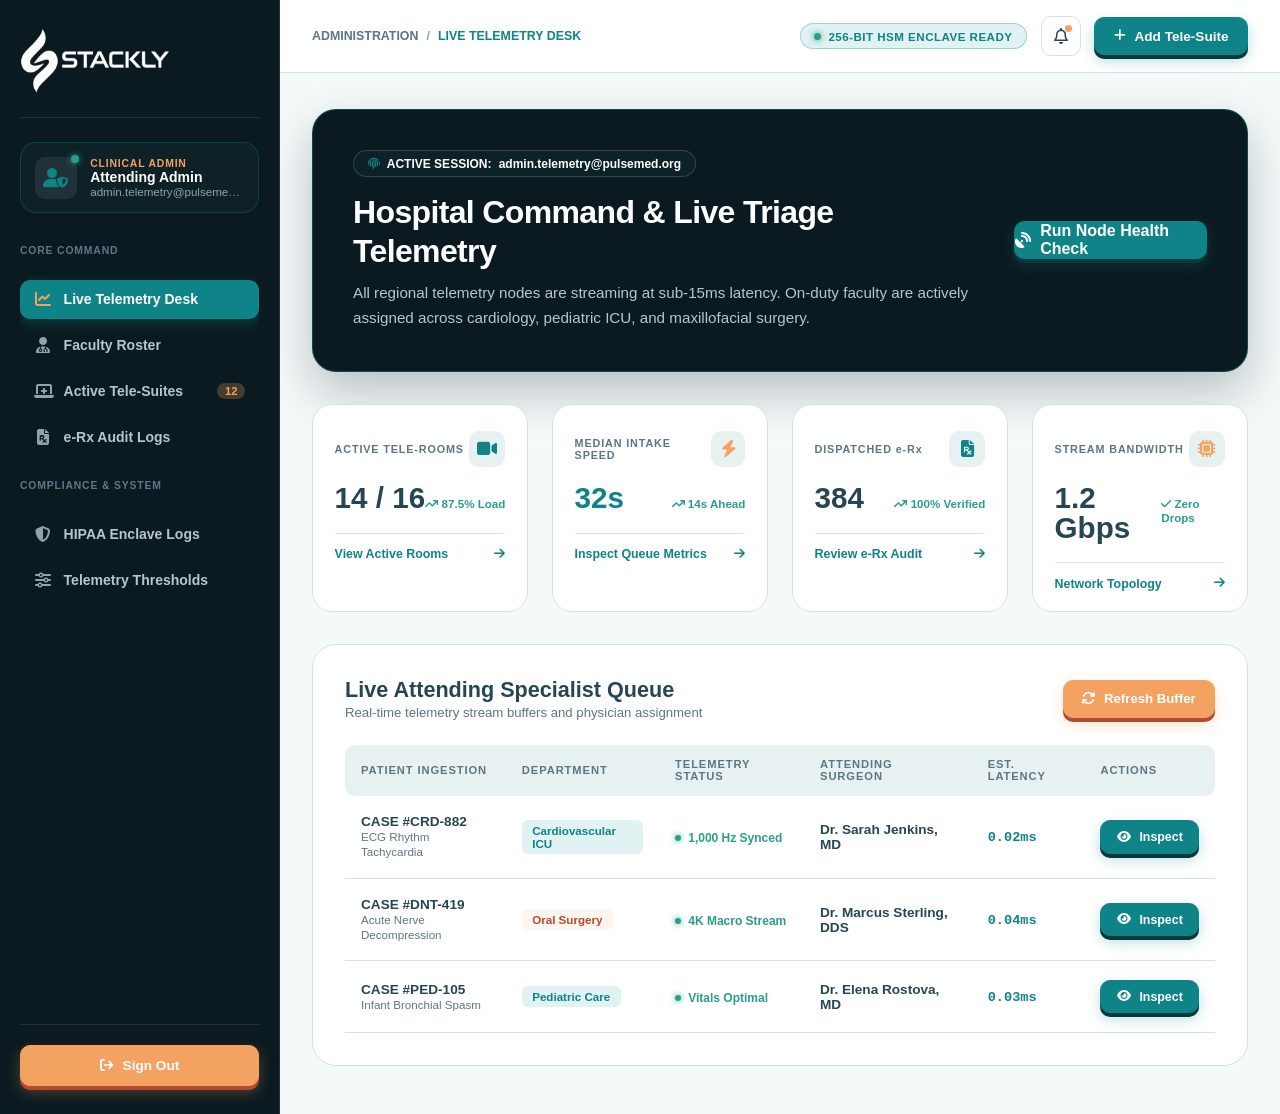
<file: admin.html>
<!DOCTYPE html>
<html lang="en">

<head>
    <meta charset="UTF-8" />
    <meta name="viewport" content="width=device-width, initial-scale=1.0" />
    <title>Admin Command Center</title>

    <!-- Font Awesome 6 Icons -->
    <link rel="stylesheet" href="https://cdnjs.cloudflare.com/ajax/libs/font-awesome/6.5.1/css/all.min.css"
        crossorigin="anonymous" />
    <link rel="icon" href="./assets/logo.webp" />
    <link rel="stylesheet" href="admin.css" />

</head>

<body class="dashboard-body">

    <!-- Mobile Backdrop Overlay for Hamburger Menu -->
    <div class="sidebar-backdrop" id="sidebarBackdrop"></div>

    <div class="dashboard-layout-wrapper">

        <!-- ==================== SIDEBAR / OFF-CANVAS DRAWER ==================== -->
        <aside class="dashboard-sidebar" id="dashboardSidebar">

            <!-- Drawer Brand Top with Close Button -->
<div class="sidebar-header flex-between">
    <!-- Removed "tab-nav-link" and "data-target" -->
    <a href="auth.html" class="sidebar-brand-logo">
        <img src="./assets/logo 23.webp" alt="logo" height="65px" width="150px">
    </a>
    <button type="button" class="sidebar-close-btn" id="sidebarCloseBtn" aria-label="Close sidebar menu">
        <i class="fa-solid fa-xmark"></i>
    </button>
</div>

            <!-- Logged-in Administrator Identification Card -->
            <div class="admin-session-badge">
                <div class="badge-avatar-wrap">
                    <i class="fa-solid fa-user-shield text-teal"></i>
                    <span class="live-dot-green"></span>
                </div>
                <div class="badge-text-meta">
                    <span class="badge-role-tag">CLINICAL ADMIN</span>
                    <strong class="badge-user-name" id="displayAdminName">Admin Officer</strong>
                    <small class="badge-user-email" id="displayAdminEmail">loading...</small>
                </div>
            </div>

            <!-- Navigation Menu Links (Tab Switchers) -->
            <nav class="sidebar-nav-menu">
                <span class="nav-category-heading">CORE COMMAND</span>
                <ul class="nav-list">
                    <li class="nav-item">
                        <a href="#section-telemetry" class="nav-link tab-nav-link active"
                            data-target="section-telemetry" data-breadcrumb="LIVE TELEMETRY DESK">
                            <i class="fa-solid fa-chart-line"></i>
                            <span>Live Telemetry Desk</span>
                        </a>
                    </li>
                    <li class="nav-item">
                        <a href="#section-roster" class="nav-link tab-nav-link" data-target="section-roster"
                            data-breadcrumb="FACULTY ROSTER">
                            <i class="fa-solid fa-user-doctor"></i>
                            <span>Faculty Roster</span>
                        </a>
                    </li>
                    <li class="nav-item">
                        <a href="#section-suites" class="nav-link tab-nav-link" data-target="section-suites"
                            data-breadcrumb="ACTIVE TELE-SUITES">
                            <i class="fa-solid fa-laptop-medical"></i>
                            <span>Active Tele-Suites</span>
                            <span class="nav-count-pill">12</span>
                        </a>
                    </li>
                    <li class="nav-item">
                        <a href="#section-erx" class="nav-link tab-nav-link" data-target="section-erx"
                            data-breadcrumb="e-Rx AUDIT LOGS">
                            <i class="fa-solid fa-file-prescription"></i>
                            <span>e-Rx Audit Logs</span>
                        </a>
                    </li>
                </ul>

                <span class="nav-category-heading">COMPLIANCE & SYSTEM</span>
                <ul class="nav-list">
                    <li class="nav-item">
                        <a href="#section-hipaa" class="nav-link tab-nav-link" data-target="section-hipaa"
                            data-breadcrumb="HIPAA ENCLAVE LOGS">
                            <i class="fa-solid fa-shield-halved"></i>
                            <span>HIPAA Enclave Logs</span>
                        </a>
                    </li>
                    <li class="nav-item">
                        <a href="#section-thresholds" class="nav-link tab-nav-link" data-target="section-thresholds"
                            data-breadcrumb="TELEMETRY THRESHOLDS">
                            <i class="fa-solid fa-sliders"></i>
                            <span>Telemetry Thresholds</span>
                        </a>
                    </li>
                </ul>
            </nav>

            <!-- Sidebar Bottom Action -->
            <div class="sidebar-footer-action">
                <a href="login.html" class="btn btn-secondary dash-3d-btn logout-btn" id="adminLogoutBtn">
                    <i class="fa-solid fa-arrow-right-from-bracket"></i>
                    <span>Sign Out</span>
                </a>
            </div>
        </aside>

        <!-- ==================== MAIN CONTENT VIEWPORT ==================== -->
        <main class="dashboard-main-viewport">

            <!-- Top Chrome Bar -->
            <header class="dashboard-topbar flex-between">

                <!-- Hamburger Open Trigger Button -->
                <div class="topbar-left-cluster">
                    <button type="button" class="hamburger-menu-btn" id="hamburgerMenuBtn"
                        aria-label="Open sidebar menu">
                        <i class="fa-solid fa-bars-staggered"></i>
                    </button>

                    <div class="breadcrumb-trail">
                        <span class="trail-lead">ADMINISTRATION</span>
                        <span class="trail-sep">/</span>
                        <strong class="trail-active" id="activeBreadcrumbText">LIVE TELEMETRY DESK</strong>
                    </div>
                </div>

                <!-- Top Right Action Strip (No Overflow on <= 768px) -->
                <div class="topbar-right-cluster">
                    <div class="system-health-chip">
                        <span class="beacon-pulse"></span>
                        <span>256-BIT HSM ENCLAVE READY</span>
                    </div>

                    <a href="#section-notifications" class="topbar-icon-btn fallback-btn"
                        aria-label="System Notifications">
                        <i class="fa-regular fa-bell"></i>
                        <span class="alert-indicator-dot"></span>
                    </a>

                    <!-- Quick Action Button with Mobile-Adaptive Icon Layout -->
                    <a href="#section-suites" class="btn btn-primary dash-3d-btn quick-action-btn tab-nav-link"
                        data-target="section-suites" data-breadcrumb="ACTIVE TELE-SUITES">
                        <i class="fa-solid fa-plus"></i>
                        <span class="btn-text-label">Add Tele-Suite</span>
                    </a>
                </div>
            </header>

            <!-- Dashboard Multi-Tab Content Viewport -->
            <div class="dashboard-content-area">

                <!-- ==================== SECTION 1: LIVE TELEMETRY DESK ==================== -->
                <div class="dashboard-tab-panel active" id="section-telemetry">

                    <!-- Welcome Banner with User Email Inset -->
                    <section class="admin-welcome-card">
                        <div class="welcome-narrative">
                            <span class="session-email-pill">
                                <i class="fa-solid fa-fingerprint text-teal"></i>
                                <span>ACTIVE SESSION: </span>
                                <strong id="bannerAdminEmail">admin@pulsemed.org</strong>
                            </span>
                            <h1 class="welcome-heading">Hospital Command & Live Triage Telemetry</h1>
                            <p class="welcome-desc">
                                All regional telemetry nodes are streaming at sub-15ms latency. On-duty faculty are
                                actively assigned across cardiology, pediatric ICU, and maxillofacial surgery.
                            </p>
                        </div>

                        <div class="welcome-actions">
                            <a href="#section-diagnostics" class="btn btn-primary dash-3d-btn fallback-btn">
                                <i class="fa-solid fa-satellite-dish"></i>
                                <span>Run Node Health Check</span>
                            </a>
                        </div>
                    </section>

                    <!-- KPI Metric Cards Grid -->
                    <section class="admin-metrics-grid">
                        <article class="metric-card">
                            <div class="card-head flex-between">
                                <span class="metric-label">ACTIVE TELE-ROOMS</span>
                                <div class="metric-icon-wrap text-teal"><i class="fa-solid fa-video"></i></div>
                            </div>
                            <div class="metric-figure">
                                <strong>14 / 16</strong>
                                <small class="trend-up"><i class="fa-solid fa-arrow-trend-up"></i> 87.5% Load</small>
                            </div>
                            <a href="#section-suites" class="metric-link flex-between tab-nav-link"
                                data-target="section-suites" data-breadcrumb="ACTIVE TELE-SUITES">
                                <span>View Active Rooms</span>
                                <i class="fa-solid fa-arrow-right"></i>
                            </a>
                        </article>

                        <article class="metric-card">
                            <div class="card-head flex-between">
                                <span class="metric-label">MEDIAN INTAKE SPEED</span>
                                <div class="metric-icon-wrap text-amber"><i class="fa-solid fa-bolt"></i></div>
                            </div>
                            <div class="metric-figure">
                                <strong class="text-teal">32s</strong>
                                <small class="trend-up"><i class="fa-solid fa-arrow-trend-up"></i> 14s Ahead</small>
                            </div>
                            <a href="#section-metrics-queue" class="metric-link flex-between fallback-btn">
                                <span>Inspect Queue Metrics</span>
                                <i class="fa-solid fa-arrow-right"></i>
                            </a>
                        </article>

                        <article class="metric-card">
                            <div class="card-head flex-between">
                                <span class="metric-label">DISPATCHED e-Rx</span>
                                <div class="metric-icon-wrap text-teal"><i class="fa-solid fa-file-prescription"></i>
                                </div>
                            </div>
                            <div class="metric-figure">
                                <strong>384</strong>
                                <small class="trend-up"><i class="fa-solid fa-arrow-trend-up"></i> 100% Verified</small>
                            </div>
                            <a href="#section-erx" class="metric-link flex-between tab-nav-link"
                                data-target="section-erx" data-breadcrumb="e-Rx AUDIT LOGS">
                                <span>Review e-Rx Audit</span>
                                <i class="fa-solid fa-arrow-right"></i>
                            </a>
                        </article>

                        <article class="metric-card">
                            <div class="card-head flex-between">
                                <span class="metric-label">STREAM BANDWIDTH</span>
                                <div class="metric-icon-wrap text-amber"><i class="fa-solid fa-microchip"></i></div>
                            </div>
                            <div class="metric-figure">
                                <strong>1.2 Gbps</strong>
                                <small class="trend-up"><i class="fa-solid fa-check"></i> Zero Drops</small>
                            </div>
                            <a href="#section-topology" class="metric-link flex-between fallback-btn">
                                <span>Network Topology</span>
                                <i class="fa-solid fa-arrow-right"></i>
                            </a>
                        </article>
                    </section>

                    <!-- Live Intake Queue Table -->
                    <section class="admin-table-card">
                        <div class="table-card-head flex-between">
                            <div>
                                <h2 class="table-title">Live Attending Specialist Queue</h2>
                                <span class="table-sub">Real-time telemetry stream buffers and physician
                                    assignment</span>
                            </div>
                            <a href="#section-refresh"
                                class="btn btn-secondary dash-3d-btn table-head-btn fallback-btn">
                                <i class="fa-solid fa-arrows-rotate"></i>
                                <span>Refresh Buffer</span>
                            </a>
                        </div>

                        <div class="responsive-table-wrapper">
                            <table class="clinical-table">
                                <thead>
                                    <tr>
                                        <th>PATIENT INGESTION</th>
                                        <th>DEPARTMENT</th>
                                        <th>TELEMETRY STATUS</th>
                                        <th>ATTENDING SURGEON</th>
                                        <th>EST. LATENCY</th>
                                        <th>ACTIONS</th>
                                    </tr>
                                </thead>
                                <tbody>
                                    <tr>
                                        <td>
                                            <div class="patient-id-cell">
                                                <strong>CASE #CRD-882</strong>
                                                <small>ECG Rhythm Tachycardia</small>
                                            </div>
                                        </td>
                                        <td><span class="dept-badge badge-teal">Cardiovascular ICU</span></td>
                                        <td>
                                            <span class="status-live-chip"><span class="ping-dot"></span> 1,000 Hz
                                                Synced</span>
                                        </td>
                                        <td><span class="doc-name-cell">Dr. Sarah Jenkins, MD</span></td>
                                        <td><span class="latency-cell text-teal">0.02ms</span></td>
                                        <td>
                                            <a href="#suite-details-882"
                                                class="btn btn-primary dash-3d-btn table-action-btn fallback-btn">
                                                <i class="fa-solid fa-eye"></i>
                                                <span>Inspect</span>
                                            </a>
                                        </td>
                                    </tr>

                                    <tr>
                                        <td>
                                            <div class="patient-id-cell">
                                                <strong>CASE #DNT-419</strong>
                                                <small>Acute Nerve Decompression</small>
                                            </div>
                                        </td>
                                        <td><span class="dept-badge badge-amber">Oral Surgery</span></td>
                                        <td>
                                            <span class="status-live-chip"><span class="ping-dot"></span> 4K Macro
                                                Stream</span>
                                        </td>
                                        <td><span class="doc-name-cell">Dr. Marcus Sterling, DDS</span></td>
                                        <td><span class="latency-cell text-teal">0.04ms</span></td>
                                        <td>
                                            <a href="#suite-details-419"
                                                class="btn btn-primary dash-3d-btn table-action-btn fallback-btn">
                                                <i class="fa-solid fa-eye"></i>
                                                <span>Inspect</span>
                                            </a>
                                        </td>
                                    </tr>

                                    <tr>
                                        <td>
                                            <div class="patient-id-cell">
                                                <strong>CASE #PED-105</strong>
                                                <small>Infant Bronchial Spasm</small>
                                            </div>
                                        </td>
                                        <td><span class="dept-badge badge-teal">Pediatric Care</span></td>
                                        <td>
                                            <span class="status-live-chip"><span class="ping-dot"></span> Vitals
                                                Optimal</span>
                                        </td>
                                        <td><span class="doc-name-cell">Dr. Elena Rostova, MD</span></td>
                                        <td><span class="latency-cell text-teal">0.03ms</span></td>
                                        <td>
                                            <a href="#suite-details-105"
                                                class="btn btn-primary dash-3d-btn table-action-btn fallback-btn">
                                                <i class="fa-solid fa-eye"></i>
                                                <span>Inspect</span>
                                            </a>
                                        </td>
                                    </tr>
                                </tbody>
                            </table>
                        </div>
                    </section>

                </div>

                <!-- ==================== SECTION 2: FACULTY ROSTER ==================== -->
                <div class="dashboard-tab-panel" id="section-roster">
                    <section class="admin-table-card">
                        <div class="table-card-head flex-between">
                            <div>
                                <h2 class="table-title">On-Duty Attending Faculty Directory</h2>
                                <span class="table-sub">Governing board specialists currently presiding over clinical
                                    rooms</span>
                            </div>
                            <a href="#assign-specialist"
                                class="btn btn-primary dash-3d-btn table-head-btn fallback-btn">
                                <i class="fa-solid fa-user-plus"></i>
                                <span>Add Attending MD</span>
                            </a>
                        </div>

                        <div class="responsive-table-wrapper">
                            <table class="clinical-table">
                                <thead>
                                    <tr>
                                        <th>PHYSICIAN / SURGEON</th>
                                        <th>FACULTY SPECIALTY</th>
                                        <th>CURRENT SUITE</th>
                                        <th>ACCREDITATION</th>
                                        <th>SHIFT DURATION</th>
                                        <th>ACTION</th>
                                    </tr>
                                </thead>
                                <tbody>
                                    <tr>
                                        <td><span class="doc-name-cell">Dr. Sarah Jenkins, MD</span></td>
                                        <td><span class="dept-badge badge-teal">Cardiovascular Intensive Care</span>
                                        </td>
                                        <td><strong>Suite #01 (Active)</strong></td>
                                        <td><span>Harvard Fellow • Board Certified</span></td>
                                        <td><span>4h 12m</span></td>
                                        <td>
                                            <a href="#faculty-jenkins"
                                                class="btn btn-secondary dash-3d-btn table-action-btn fallback-btn">
                                                <span>Reassign</span>
                                            </a>
                                        </td>
                                    </tr>
                                    <tr>
                                        <td><span class="doc-name-cell">Dr. Aris Thorne, MD</span></td>
                                        <td><span class="dept-badge badge-amber">Advanced Teledermatology</span></td>
                                        <td><strong>Suite #02 (Standby)</strong></td>
                                        <td><span>Johns Hopkins • Dermal Fellow</span></td>
                                        <td><span>2h 45m</span></td>
                                        <td>
                                            <a href="#faculty-thorne"
                                                class="btn btn-secondary dash-3d-btn table-action-btn fallback-btn">
                                                <span>Reassign</span>
                                            </a>
                                        </td>
                                    </tr>
                                    <tr>
                                        <td><span class="doc-name-cell">Dr. Marcus Sterling, DDS</span></td>
                                        <td><span class="dept-badge badge-amber">Oral & Maxillofacial Surgery</span>
                                        </td>
                                        <td><strong>Suite #04 (Active)</strong></td>
                                        <td><span>Board Certified • Oral Maxillofacial</span></td>
                                        <td><span>6h 10m</span></td>
                                        <td>
                                            <a href="#faculty-sterling"
                                                class="btn btn-secondary dash-3d-btn table-action-btn fallback-btn">
                                                <span>Reassign</span>
                                            </a>
                                        </td>
                                    </tr>
                                    <tr>
                                        <td><span class="doc-name-cell">Dr. Elena Rostova, MD</span></td>
                                        <td><span class="dept-badge badge-teal">Pediatric Critical Care</span></td>
                                        <td><strong>Suite #03 (Active)</strong></td>
                                        <td><span>Pediatric Fellow • Harvard Child Health</span></td>
                                        <td><span>3h 20m</span></td>
                                        <td>
                                            <a href="#faculty-rostova"
                                                class="btn btn-secondary dash-3d-btn table-action-btn fallback-btn">
                                                <span>Reassign</span>
                                            </a>
                                        </td>
                                    </tr>
                                </tbody>
                            </table>
                        </div>
                    </section>
                </div>

                <!-- ==================== SECTION 3: ACTIVE TELE-SUITES ==================== -->
                <div class="dashboard-tab-panel" id="section-suites">
                    <section class="admin-table-card">
                        <div class="table-card-head flex-between">
                            <div>
                                <h2 class="table-title">Real-Time Encrypted Tele-Suites</h2>
                                <span class="table-sub">Direct status of operating rooms, WebRTC rooms, and Holter
                                    streams</span>
                            </div>
                            <a href="#deploy-suite" class="btn btn-primary dash-3d-btn table-head-btn fallback-btn">
                                <i class="fa-solid fa-tower-broadcast"></i>
                                <span>Provision Pod</span>
                            </a>
                        </div>

                        <div class="suites-grid-preview">
                            <div class="suite-status-box">
                                <div class="suite-box-head flex-between">
                                    <strong>SUITE #01 (CARDIAC)</strong>
                                    <span class="status-live-chip"><span class="ping-dot"></span> LIVE INTAKE</span>
                                </div>
                                <p>Physician: <strong>Dr. Sarah Jenkins, MD</strong></p>
                                <small>Signal: 1,000 Hz Lead II • 0.02ms Latency</small>
                            </div>

                            <div class="suite-status-box">
                                <div class="suite-box-head flex-between">
                                    <strong>SUITE #02 (DERMA)</strong>
                                    <span class="status-standby-chip">STANDBY BUFFER</span>
                                </div>
                                <p>Physician: <strong>Dr. Aris Thorne, MD</strong></p>
                                <small>Signal: 4K Macro Polarized Camera Idle</small>
                            </div>

                            <div class="suite-status-box">
                                <div class="suite-box-head flex-between">
                                    <strong>SUITE #03 (PEDS)</strong>
                                    <span class="status-live-chip"><span class="ping-dot"></span> LIVE INTAKE</span>
                                </div>
                                <p>Physician: <strong>Dr. Elena Rostova, MD</strong></p>
                                <small>Signal: Respiratory Vitals & SPO2 Monitor</small>
                            </div>

                            <div class="suite-status-box">
                                <div class="suite-box-head flex-between">
                                    <strong>SUITE #04 (DENTAL)</strong>
                                    <span class="status-live-chip"><span class="ping-dot"></span> LIVE INTAKE</span>
                                </div>
                                <p>Physician: <strong>Dr. Marcus Sterling, DDS</strong></p>
                                <small>Signal: Intraoral 4K Video Stream Ready</small>
                            </div>
                        </div>
                    </section>
                </div>

                <!-- ==================== SECTION 4: e-Rx AUDIT LOGS ==================== -->
                <div class="dashboard-tab-panel" id="section-erx">
                    <section class="admin-table-card">
                        <div class="table-card-head flex-between">
                            <div>
                                <h2 class="table-title">DEA & HIPAA Pharmacotherapy Audit Logs</h2>
                                <span class="table-sub">Cryptographically signed digital prescriptions and fulfillment
                                    routing</span>
                            </div>
                            <a href="#export-erx" class="btn btn-secondary dash-3d-btn table-head-btn fallback-btn">
                                <i class="fa-solid fa-download"></i>
                                <span>Export Ledger</span>
                            </a>
                        </div>

                        <div class="responsive-table-wrapper">
                            <table class="clinical-table">
                                <thead>
                                    <tr>
                                        <th>e-Rx TRACKING #</th>
                                        <th>PATIENT TOKEN</th>
                                        <th>MEDICATION & DOSAGE</th>
                                        <th>AUTHORIZING MD</th>
                                        <th>ROUTED PHARMACY</th>
                                        <th>STATUS</th>
                                    </tr>
                                </thead>
                                <tbody>
                                    <tr>
                                        <td><strong>#RX-9041-A</strong></td>
                                        <td>PT-6629</td>
                                        <td>Metoprolol Succinate ER 25mg</td>
                                        <td>Dr. Sarah Jenkins, MD</td>
                                        <td>CVS Pharmacy #4210</td>
                                        <td><span class="dept-badge badge-teal">DISPATCHED</span></td>
                                    </tr>
                                    <tr>
                                        <td><strong>#RX-9042-B</strong></td>
                                        <td>PT-8812</td>
                                        <td>Amoxicillin 500mg Oral</td>
                                        <td>Dr. Marcus Sterling, DDS</td>
                                        <td>Walgreens #1084</td>
                                        <td><span class="dept-badge badge-teal">DISPATCHED</span></td>
                                    </tr>
                                    <tr>
                                        <td><strong>#RX-9043-C</strong></td>
                                        <td>PT-3304</td>
                                        <td>Albuterol Sulfate Inhalation</td>
                                        <td>Dr. Elena Rostova, MD</td>
                                        <td>Rite Aid #671</td>
                                        <td><span class="dept-badge badge-teal">DISPATCHED</span></td>
                                    </tr>
                                </tbody>
                            </table>
                        </div>
                    </section>
                </div>

                <!-- ==================== SECTION 5: HIPAA ENCLAVE LOGS ==================== -->
                <div class="dashboard-tab-panel" id="section-hipaa">
                    <section class="admin-table-card">
                        <div class="table-card-head flex-between">
                            <div>
                                <h2 class="table-title">ISO-27001 & HIPAA Cryptographic Access Logs</h2>
                                <span class="table-sub">Audit trail of authenticated sessions, key exchanges, and
                                    hardware telemetry enclaves</span>
                            </div>
                            <a href="#flush-cache" class="btn btn-secondary dash-3d-btn table-head-btn fallback-btn">
                                <i class="fa-solid fa-shield-halved"></i>
                                <span>Enclave Report</span>
                            </a>
                        </div>

                        <div class="responsive-table-wrapper">
                            <table class="clinical-table">
                                <thead>
                                    <tr>
                                        <th>TIMESTAMP (UTC)</th>
                                        <th>ENCLAVE NODE</th>
                                        <th>HSM TRANSACTION ID</th>
                                        <th>AUTHENTICATED ROLE</th>
                                        <th>INTEGRITY STATUS</th>
                                    </tr>
                                </thead>
                                <tbody>
                                    <tr>
                                        <td>2026-10-09 12:20:14</td>
                                        <td>NODE-US-EAST-01</td>
                                        <td><code>0x7F89B...A1C</code></td>
                                        <td>CLINICAL ADMIN</td>
                                        <td><span class="status-live-chip"><span class="ping-dot"></span> 256-BIT
                                                VERIFIED</span></td>
                                    </tr>
                                    <tr>
                                        <td>2026-10-09 12:18:02</td>
                                        <td>NODE-US-CENTRAL</td>
                                        <td><code>0x4D23E...98F</code></td>
                                        <td>ATTENDING PHYSICIAN</td>
                                        <td><span class="status-live-chip"><span class="ping-dot"></span> 256-BIT
                                                VERIFIED</span></td>
                                    </tr>
                                    <tr>
                                        <td>2026-10-09 12:12:44</td>
                                        <td>NODE-US-WEST-02</td>
                                        <td><code>0x9C11A...00B</code></td>
                                        <td>CLIENT INTAKE</td>
                                        <td><span class="status-live-chip"><span class="ping-dot"></span> 256-BIT
                                                VERIFIED</span></td>
                                    </tr>
                                </tbody>
                            </table>
                        </div>
                    </section>
                </div>

                <!-- ==================== SECTION 6: TELEMETRY THRESHOLDS ==================== -->
                <div class="dashboard-tab-panel" id="section-thresholds">
                    <section class="admin-table-card">
                        <div class="table-card-head flex-between">
                            <div>
                                <h2 class="table-title">Automated Vital Alert Thresholds</h2>
                                <span class="table-sub">Algorithmic triggers for escalations to on-duty attending
                                    doctors</span>
                            </div>
                            <a href="#calibrate-thresholds"
                                class="btn btn-primary dash-3d-btn table-head-btn fallback-btn">
                                <i class="fa-solid fa-sliders"></i>
                                <span>Calibrate All</span>
                            </a>
                        </div>

                        <div class="suites-grid-preview">
                            <div class="suite-status-box">
                                <strong>HEART RATE ESCALATION</strong>
                                <p>Upper: <strong>&gt; 120 BPM</strong> | Lower: <strong>&lt; 50 BPM</strong></p>
                                <small>Action: Immediate priority popup in Attending Suite</small>
                            </div>

                            <div class="suite-status-box">
                                <strong>SPO2 HYPOXEMIA THRESHOLD</strong>
                                <p>Critical: <strong>&lt; 92.0% Saturation</strong></p>
                                <small>Action: Automated emergency protocol & VoIP line</small>
                            </div>

                            <div class="suite-status-box">
                                <strong>MEAN ARTERIAL PRESSURE (MAP)</strong>
                                <p>Systolic: <strong>&gt; 160 mmHg</strong> or <strong>&lt; 90 mmHg</strong></p>
                                <small>Action: Direct antiarrhythmic review staging</small>
                            </div>

                            <div class="suite-status-box">
                                <strong>BUFFER LATENCY TIME-OUT</strong>
                                <p>Threshold: <strong>&gt; 120ms Delay</strong></p>
                                <small>Action: Auto-reroute to redundant regional edge node</small>
                            </div>
                        </div>
                    </section>
                </div>

            </div>
        </main>

    </div>

    <script>

        document.addEventListener('DOMContentLoaded', () => {

            /* ===================================================
               1. SESSION EMAIL & IDENTITY POPULATION
               =================================================== */
            const storedEmail = sessionStorage.getItem('currentUserEmail');
            const storedName = sessionStorage.getItem('currentUserName');

            const displayAdminEmail = document.getElementById('displayAdminEmail');
            const displayAdminName = document.getElementById('displayAdminName');
            const bannerAdminEmail = document.getElementById('bannerAdminEmail');

            const effectiveEmail = storedEmail || 'admin.telemetry@pulsemed.org';
            const effectiveName = storedName || 'Attending Admin';

            if (displayAdminEmail) displayAdminEmail.textContent = effectiveEmail;
            if (displayAdminName) displayAdminName.textContent = effectiveName;
            if (bannerAdminEmail) bannerAdminEmail.textContent = effectiveEmail;

            /* ===================================================
               2. HAMBURGER MENU OFF-CANVAS LOGIC
               =================================================== */
            const sidebar = document.getElementById('dashboardSidebar');
            const hamburgerBtn = document.getElementById('hamburgerMenuBtn');
            const closeBtn = document.getElementById('sidebarCloseBtn');
            const backdrop = document.getElementById('sidebarBackdrop');

            function openSidebar() {
                if (sidebar && backdrop) {
                    sidebar.classList.add('open');
                    backdrop.classList.add('active');
                    document.body.style.overflow = 'hidden';
                }
            }

            function closeSidebar() {
                if (sidebar && backdrop) {
                    sidebar.classList.remove('open');
                    backdrop.classList.remove('active');
                    document.body.style.overflow = '';
                }
            }

            hamburgerBtn?.addEventListener('click', openSidebar);
            closeBtn?.addEventListener('click', closeSidebar);
            backdrop?.addEventListener('click', closeSidebar);

            document.addEventListener('keydown', (e) => {
                if (e.key === 'Escape' && sidebar?.classList.contains('open')) {
                    closeSidebar();
                }
            });

            /* ===================================================
               3. TAB / NAVIGATION CONTENT SWITCHER
               =================================================== */
            const tabLinks = document.querySelectorAll('.tab-nav-link');
            const tabPanels = document.querySelectorAll('.dashboard-tab-panel');
            const activeBreadcrumbText = document.getElementById('activeBreadcrumbText');

            function activateTab(targetId, breadcrumbLabel) {
                const targetPanel = document.getElementById(targetId);

                if (targetPanel) {
                    // 1. Switch Active Panel
                    tabPanels.forEach(panel => panel.classList.remove('active'));
                    targetPanel.classList.add('active');

                    // 2. Synchronize Sidebar Highlight
                    document.querySelectorAll('.sidebar-nav-menu .nav-link').forEach(link => {
                        if (link.getAttribute('data-target') === targetId) {
                            link.classList.add('active');
                        } else {
                            link.classList.remove('active');
                        }
                    });

                    // 3. Update Topbar Breadcrumb
                    if (activeBreadcrumbText && breadcrumbLabel) {
                        activeBreadcrumbText.textContent = breadcrumbLabel;
                    }

                    // 4. Close mobile sidebar after selection
                    closeSidebar();
                    window.scrollTo({top: 0, behavior: 'smooth'});
                }
            }

            tabLinks.forEach(link => {
                link.addEventListener('click', (e) => {
                    e.preventDefault();
                    const targetId = link.getAttribute('data-target');
                    const breadcrumb = link.getAttribute('data-breadcrumb') || 'LIVE TELEMETRY DESK';
                    activateTab(targetId, breadcrumb);
                });
            });

            /* ===================================================
               4. CONDITIONAL FALLBACK ROUTING TO ERROR.HTML
               =================================================== */
            // Any button or link marked with .fallback-btn or lacking an in-page section
            // is safely redirected to error.html
            const fallbackLinks = document.querySelectorAll('.fallback-btn');

            fallbackLinks.forEach(item => {
                item.addEventListener('click', (e) => {
                    e.preventDefault();
                    const targetHash = item.getAttribute('href');

                    // If target anchor is not a valid rendered panel ID on this page:
                    if (!targetHash || !document.querySelector(targetHash)) {
                        window.location.href = 'error.html';
                    }
                });
            });

            /* ===================================================
               5. SIGN OUT ACTION
               =================================================== */
            const logoutBtn = document.getElementById('adminLogoutBtn');
            logoutBtn?.addEventListener('click', (e) => {
                e.preventDefault();
                sessionStorage.removeItem('currentUserEmail');
                sessionStorage.removeItem('currentUserRole');
                sessionStorage.removeItem('currentUserName');
                window.location.href = 'auth.html';
            });

        });

    </script>



</body>

</html>
</file>
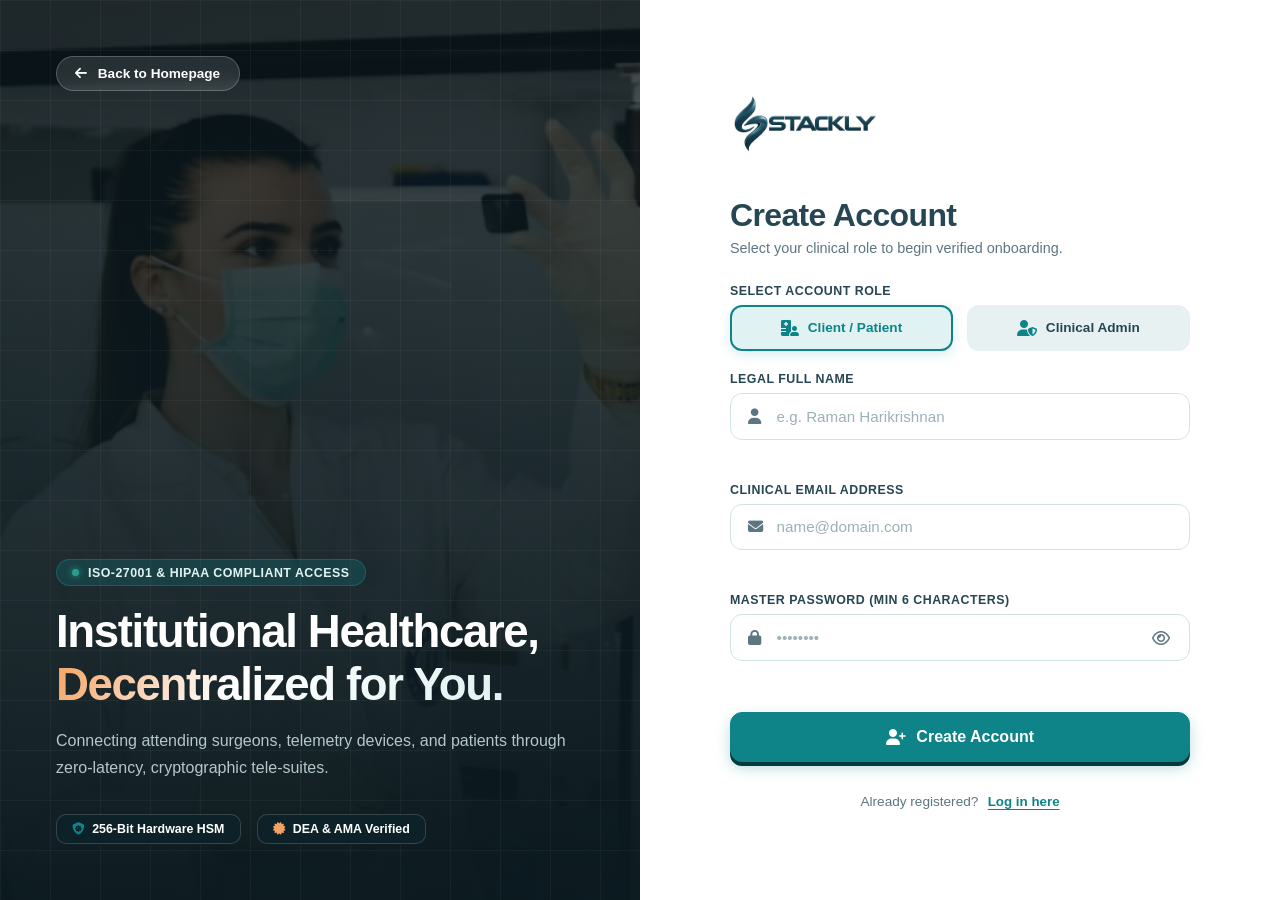
<file: auth.html>
<!DOCTYPE html>
<html lang="en">

<head>
    <meta charset="UTF-8" />
    <meta name="viewport" content="width=device-width, initial-scale=1.0" />
    <title>Authendication Page</title>

    <!-- Font Awesome 6 Icons -->
    <link rel="stylesheet" href="https://cdnjs.cloudflare.com/ajax/libs/font-awesome/6.5.1/css/all.min.css"
        crossorigin="anonymous" />
    <link rel="icon" href="./assets/logo.webp" />
    <link rel="stylesheet" href="auth.css" />

</head>

<body class="auth-body">

    <div class="auth-split-layout">

        <!-- ==================== LEFT HALF: AMBIENT BRAND STAGING ==================== -->
        <div class="auth-ambient-pane">
            <div class="auth-bg-viewport">
                <img src="./assets/img 9.webp"
                    alt="PulseMed Telemetry Command Center" class="auth-bg-img" />
                <div class="auth-overlay-gradient"></div>
                <div class="auth-grid-mesh"></div>
            </div>

            <!-- Top Return Bar -->
            <div class="ambient-top-nav">
                <a href="index.html" class="auth-back-link">
                    <i class="fa-solid fa-arrow-left"></i>
                    <span>Back to Homepage</span>
                </a>
            </div>

            <!-- Bottom Inset Text Overlay -->
            <div class="ambient-text-overlay">
                <div class="ambient-chip">
                    <span class="live-dot-green"></span>
                    <span>ISO-27001 & HIPAA Compliant Access</span>
                </div>
                <h1 class="ambient-title">
                    Institutional Healthcare, <br />
                    <span class="highlight-shimmer">Decentralized for You.</span>
                </h1>
                <p class="ambient-desc">
                    Connecting attending surgeons, telemetry devices, and patients through zero-latency, cryptographic
                    tele-suites.
                </p>

                <div class="ambient-badges-row">
                    <div class="badge-item">
                        <i class="fa-solid fa-shield-virus text-teal"></i>
                        <span>256-Bit Hardware HSM</span>
                    </div>
                    <div class="badge-item">
                        <i class="fa-solid fa-certificate text-amber"></i>
                        <span>DEA & AMA Verified</span>
                    </div>
                </div>
            </div>
        </div>

        <!-- ==================== RIGHT HALF: AUTH FORMS CONSOLE ==================== -->
        <div class="auth-form-pane">
            <div class="form-container-box">

                <!-- Header Logo -->
                <div class="auth-brand-header">
                    <a href="index.html" class="auth-brand-logo">
                        <img src="./assets/logo 26.webp" alt="logo" height="65px" width="150px">
                    </a>
                </div>

                <!-- Global Toast / Status Message Alert -->
                <div class="auth-alert-banner" id="authAlertBanner" style="display: none;">
                    <i class="fa-solid fa-circle-check alert-icon"></i>
                    <span class="alert-message">Registration successful. Please log in.</span>
                </div>

                <!-- ==================== VIEW 1: SIGNUP SECTION (INITIAL) ==================== -->
                <section class="auth-view-card" id="signupView">
                    <div class="view-header">
                        <h2 class="view-title">Create Account</h2>
                        <p class="view-sub">Select your clinical role to begin verified onboarding.</p>
                    </div>

                    <form id="signupForm" novalidate>

                        <!-- Custom Role Selector (No Select Dropdown) -->
                        <div class="form-group">
                            <label class="input-label">Select Account Role</label>
                            <div class="custom-role-selector" id="roleSelector">
                                <input type="hidden" name="role" id="signupRoleInput" value="client" />

                                <button type="button" class="role-pill-btn active" data-role="client">
                                    <i class="fa-solid fa-hospital-user"></i>
                                    <span class="role-label-text">Client / Patient</span>
                                </button>
                                <button type="button" class="role-pill-btn" data-role="admin">
                                    <i class="fa-solid fa-user-shield"></i>
                                    <span class="role-label-text">Clinical Admin</span>
                                </button>
                            </div>
                        </div>

                        <!-- Full Name Input (Alphabet Only) -->
                        <div class="form-group">
                            <label for="signupName" class="input-label">Legal Full Name</label>
                            <div class="input-affix-wrapper">
                                <i class="fa-solid fa-user input-icon"></i>
                                <input type="text" id="signupName" class="auth-input"
                                    placeholder="e.g. Raman Harikrishnan" autocomplete="name" />
                            </div>
                            <span class="field-error" id="signupNameError"></span>
                        </div>

                        <!-- Email Address Input -->
                        <div class="form-group">
                            <label for="signupEmail" class="input-label">Clinical Email Address</label>
                            <div class="input-affix-wrapper">
                                <i class="fa-solid fa-envelope input-icon"></i>
                                <input type="email" id="signupEmail" class="auth-input" placeholder="name@domain.com"
                                    autocomplete="email" />
                            </div>
                            <span class="field-error" id="signupEmailError"></span>
                        </div>

                        <!-- Password Input with Eye Toggle -->
                        <div class="form-group">
                            <label for="signupPassword" class="input-label">Master Password (Min 6 Characters)</label>
                            <div class="input-affix-wrapper">
                                <i class="fa-solid fa-lock input-icon"></i>
                                <input type="password" id="signupPassword" class="auth-input" placeholder="••••••••"
                                    autocomplete="new-password" />
                                <button type="button" class="toggle-password-btn" data-target="signupPassword"
                                    aria-label="Toggle password visibility">
                                    <i class="fa-regular fa-eye eye-icon"></i>
                                </button>
                            </div>
                            <span class="field-error" id="signupPasswordError"></span>
                        </div>

                        <!-- 3D Submit Button -->
                        <button type="submit" class="btn btn-primary auth-3d-btn" id="btnSignupSubmit">
                            <i class="fa-solid fa-user-plus"></i>
                            <span>Create Account</span>
                        </button>
                    </form>

                    <div class="view-switch-footer">
                        <span>Already registered?</span>
                        <button type="button" class="link-btn" id="switchToLoginFromSignup">Log in here</button>
                    </div>
                </section>

                <!-- ==================== VIEW 2: LOGIN SECTION ==================== -->
                <section class="auth-view-card" id="loginView" style="display: none;">
                    <div class="view-header">
                        <h2 class="view-title">Welcome Back</h2>
                        <p class="view-sub">Access your clinical dashboard and active tele-suites.</p>
                    </div>

                    <form id="loginForm" novalidate>

                        <!-- Login Name Input (Alphabet Only) -->
                        <div class="form-group">
                            <label for="loginName" class="input-label">Registered Name</label>
                            <div class="input-affix-wrapper">
                                <i class="fa-solid fa-user input-icon"></i>
                                <input type="text" id="loginName" class="auth-input"
                                    placeholder="e.g. Raman Harikrishnan" autocomplete="name" />
                            </div>
                            <span class="field-error" id="loginNameError"></span>
                        </div>

                        <!-- Email Address Input -->
                        <div class="form-group">
                            <label for="loginEmail" class="input-label">Email Address</label>
                            <div class="input-affix-wrapper">
                                <i class="fa-solid fa-envelope input-icon"></i>
                                <input type="email" id="loginEmail" class="auth-input" placeholder="name@domain.com"
                                    autocomplete="email" />
                            </div>
                            <span class="field-error" id="loginEmailError"></span>
                        </div>

                        <!-- Password Input with Eye Toggle -->
                        <div class="form-group">
                            <div class="flex-between">
                                <label for="loginPassword" class="input-label">Password</label>
                                <button type="button" class="link-btn-subtle" id="switchToForgot">Forgot
                                    Password?</button>
                            </div>
                            <div class="input-affix-wrapper">
                                <i class="fa-solid fa-lock input-icon"></i>
                                <input type="password" id="loginPassword" class="auth-input" placeholder="••••••••"
                                    autocomplete="current-password" />
                                <button type="button" class="toggle-password-btn" data-target="loginPassword"
                                    aria-label="Toggle password visibility">
                                    <i class="fa-regular fa-eye eye-icon"></i>
                                </button>
                            </div>
                            <span class="field-error" id="loginPasswordError"></span>
                        </div>

                        <!-- 3D Submit Button -->
                        <button type="submit" class="btn btn-primary auth-3d-btn" id="btnLoginSubmit">
                            <i class="fa-solid fa-right-to-bracket"></i>
                            <span>Sign In</span>
                        </button>
                    </form>

                    <div class="view-switch-footer">
                        <span>Don't have an account?</span>
                        <button type="button" class="link-btn" id="switchToSignupFromLogin">Sign up here</button>
                    </div>
                </section>

                <!-- ==================== VIEW 3: FORGOT PASSWORD SECTION ==================== -->
                <section class="auth-view-card" id="forgotView" style="display: none;">
                    <div class="view-header">
                        <h2 class="view-title">Reset Password</h2>
                        <p class="view-sub">Enter your email to verify clinical security protocols.</p>
                    </div>

                    <form id="forgotForm" novalidate>
                        <!-- Email Address Input -->
                        <div class="form-group">
                            <label for="forgotEmail" class="input-label">Registered Clinical Email</label>
                            <div class="input-affix-wrapper">
                                <i class="fa-solid fa-envelope input-icon"></i>
                                <input type="email" id="forgotEmail" class="auth-input" placeholder="name@domain.com"
                                    autocomplete="email" />
                            </div>
                            <span class="field-error" id="forgotEmailError"></span>
                        </div>

                        <!-- 3D Submit Button -->
                        <button type="submit" class="btn btn-secondary auth-3d-btn" id="btnForgotSubmit">
                            <i class="fa-solid fa-paper-plane"></i>
                            <span>Send Recovery Link</span>
                        </button>
                    </form>

                    <div class="view-switch-footer">
                        <button type="button" class="link-btn" id="switchToLoginFromForgot">
                            <i class="fa-solid fa-arrow-left"></i> Back to Login
                        </button>
                    </div>
                </section>

            </div>
        </div>

    </div>

    <script>

        document.addEventListener('DOMContentLoaded', () => {

            /* ===================================================
               1. VIEW SWITCHING LOGIC (SIGNUP -> LOGIN -> FORGOT)
               =================================================== */
            const signupView = document.getElementById('signupView');
            const loginView = document.getElementById('loginView');
            const forgotView = document.getElementById('forgotView');
            const alertBanner = document.getElementById('authAlertBanner');

            function showAlert(msg, isError = false) {
                if (!alertBanner) return;
                alertBanner.style.display = 'flex';
                alertBanner.className = isError ? 'auth-alert-banner error' : 'auth-alert-banner';
                const icon = alertBanner.querySelector('.alert-icon');
                const text = alertBanner.querySelector('.alert-message');

                if (icon) icon.className = isError ? 'fa-solid fa-circle-exclamation alert-icon' : 'fa-solid fa-circle-check alert-icon';
                if (text) text.textContent = msg;
            }

            function hideAlert() {
                if (alertBanner) alertBanner.style.display = 'none';
            }

            function switchView(target) {
                hideAlert();
                clearAllErrors();

                signupView.style.display = 'none';
                loginView.style.display = 'none';
                forgotView.style.display = 'none';

                if (target === 'signup') signupView.style.display = 'block';
                if (target === 'login') loginView.style.display = 'block';
                if (target === 'forgot') forgotView.style.display = 'block';
            }

            document.getElementById('switchToLoginFromSignup')?.addEventListener('click', () => switchView('login'));
            document.getElementById('switchToSignupFromLogin')?.addEventListener('click', () => switchView('signup'));
            document.getElementById('switchToForgot')?.addEventListener('click', () => switchView('forgot'));
            document.getElementById('switchToLoginFromForgot')?.addEventListener('click', () => switchView('login'));

            /* ===================================================
               2. PASSWORD VISIBILITY (EYE TOGGLE)
               =================================================== */
            const toggleEyeBtns = document.querySelectorAll('.toggle-password-btn');

            toggleEyeBtns.forEach(btn => {
                btn.addEventListener('click', () => {
                    const targetId = btn.getAttribute('data-target');
                    const input = document.getElementById(targetId);
                    const icon = btn.querySelector('.eye-icon');

                    if (input && icon) {
                        if (input.type === 'password') {
                            input.type = 'text';
                            icon.classList.remove('fa-eye');
                            icon.classList.add('fa-eye-slash');
                        } else {
                            input.type = 'password';
                            icon.classList.remove('fa-eye-slash');
                            icon.classList.add('fa-eye');
                        }
                    }
                });
            });

            /* ===================================================
               3. CUSTOM ROLE SELECTOR (ADMIN VS CLIENT)
               =================================================== */
            const roleButtons = document.querySelectorAll('.role-pill-btn');
            const roleHiddenInput = document.getElementById('signupRoleInput');

            roleButtons.forEach(btn => {
                btn.addEventListener('click', () => {
                    roleButtons.forEach(b => b.classList.remove('active'));
                    btn.classList.add('active');

                    const selectedRole = btn.getAttribute('data-role');
                    if (roleHiddenInput) {
                        roleHiddenInput.value = selectedRole;
                    }
                });
            });

            /* ===================================================
               4. RIGID VALIDATION RULES
               =================================================== */
            const nameRegex = /^[A-Za-z\s]+$/;
            const emailRegex = /^[^\s@]+@[^\s@]+\.[^\s@]+$/;

            function validateName(val) {
                if (!val || !val.trim()) return 'Name is required.';
                if (!nameRegex.test(val.trim())) return 'Name must contain alphabets only.';
                return '';
            }

            function validateEmail(val) {
                if (!val || !val.trim()) return 'Email address is required.';
                if (!emailRegex.test(val.trim())) return 'Please enter a valid email format.';
                return '';
            }

            function validatePassword(val) {
                if (!val) return 'Password is required.';
                if (val.length < 6) return 'Password must be at least 6 characters.';
                return '';
            }

            function setFieldError(inputId, errorId, errorMsg) {
                const input = document.getElementById(inputId);
                const errorEl = document.getElementById(errorId);

                if (errorEl) errorEl.textContent = errorMsg;
                if (input) {
                    if (errorMsg) {
                        input.classList.add('has-error');
                    } else {
                        input.classList.remove('has-error');
                    }
                }
                return !errorMsg;
            }

            function clearAllErrors() {
                document.querySelectorAll('.field-error').forEach(el => el.textContent = '');
                document.querySelectorAll('.auth-input').forEach(el => el.classList.remove('has-error'));
            }

            /* ===================================================
               5. SIGNUP FORM SUBMISSION & STORAGE
               =================================================== */
            const signupForm = document.getElementById('signupForm');

            signupForm?.addEventListener('submit', (e) => {
                e.preventDefault();
                hideAlert();

                const nameVal = document.getElementById('signupName')?.value || '';
                const emailVal = document.getElementById('signupEmail')?.value || '';
                const passwordVal = document.getElementById('signupPassword')?.value || '';
                const roleVal = roleHiddenInput?.value || 'client';

                const isNameValid = setFieldError('signupName', 'signupNameError', validateName(nameVal));
                const isEmailValid = setFieldError('signupEmail', 'signupEmailError', validateEmail(emailVal));
                const isPassValid = setFieldError('signupPassword', 'signupPasswordError', validatePassword(passwordVal));

                if (isNameValid && isEmailValid && isPassValid) {
                    // Store user record in sessionStorage for local validation
                    const newUser = {
                        name: nameVal.trim(),
                        email: emailVal.trim().toLowerCase(),
                        password: passwordVal,
                        role: roleVal
                    };

                    sessionStorage.setItem('registeredUser', JSON.stringify(newUser));

                    // Prefill login email & name for seamless UX
                    const loginNameInput = document.getElementById('loginName');
                    const loginEmailInput = document.getElementById('loginEmail');
                    if (loginNameInput) loginNameInput.value = newUser.name;
                    if (loginEmailInput) loginEmailInput.value = newUser.email;

                    // Switch to login view with toast notification
                    switchView('login');
                    showAlert(`Account created for ${newUser.name} (${newUser.role.toUpperCase()}). Please sign in.`);
                }
            });

            /* ===================================================
               6. LOGIN FORM SUBMISSION & ROLE-BASED ROUTING
               =================================================== */
            const loginForm = document.getElementById('loginForm');

            loginForm?.addEventListener('submit', (e) => {
                e.preventDefault();
                hideAlert();

                const nameVal = document.getElementById('loginName')?.value || '';
                const emailVal = document.getElementById('loginEmail')?.value || '';
                const passwordVal = document.getElementById('loginPassword')?.value || '';

                const isNameValid = setFieldError('loginName', 'loginNameError', validateName(nameVal));
                const isEmailValid = setFieldError('loginEmail', 'loginEmailError', validateEmail(emailVal));
                const isPassValid = setFieldError('loginPassword', 'loginPasswordError', validatePassword(passwordVal));

                if (isNameValid && isEmailValid && isPassValid) {
                    const storedUserRaw = sessionStorage.getItem('registeredUser');
                    let userRole = 'client'; // fallback default

                    if (storedUserRaw) {
                        const storedUser = JSON.parse(storedUserRaw);

                        // Strict match against registered account
                        if (storedUser.email !== emailVal.trim().toLowerCase() || storedUser.password !== passwordVal) {
                            showAlert('Invalid credentials or unregistered email address.', true);
                            return;
                        }
                        userRole = storedUser.role;
                    }

                    // Save user session email and role to display across dashboards
                    sessionStorage.setItem('currentUserEmail', emailVal.trim().toLowerCase());
                    sessionStorage.setItem('currentUserRole', userRole);
                    sessionStorage.setItem('currentUserName', nameVal.trim());

                    // Redirect to respective dashboard
                    if (userRole === 'admin') {
                        window.location.href = 'admin.html';
                    } else {
                        window.location.href = 'client.html';
                    }
                }
            });

            /* ===================================================
               7. FORGOT PASSWORD SUBMISSION -> ERROR.HTML
               =================================================== */
            const forgotForm = document.getElementById('forgotForm');

            forgotForm?.addEventListener('submit', (e) => {
                e.preventDefault();
                hideAlert();

                const emailVal = document.getElementById('forgotEmail')?.value || '';
                const isEmailValid = setFieldError('forgotEmail', 'forgotEmailError', validateEmail(emailVal));

                if (isEmailValid) {
    const emailInput = document.getElementById('forgotEmail');
    if (emailInput) {
        emailInput.value = ''; // 👈 மதிப்பை வெற்று ஸ்ட்ரிங்-ஆக மாற்றுகிறது
    }

    window.location.href = 'error.html';
}
            });

        });

    </script>


</body>

</html>
</file>
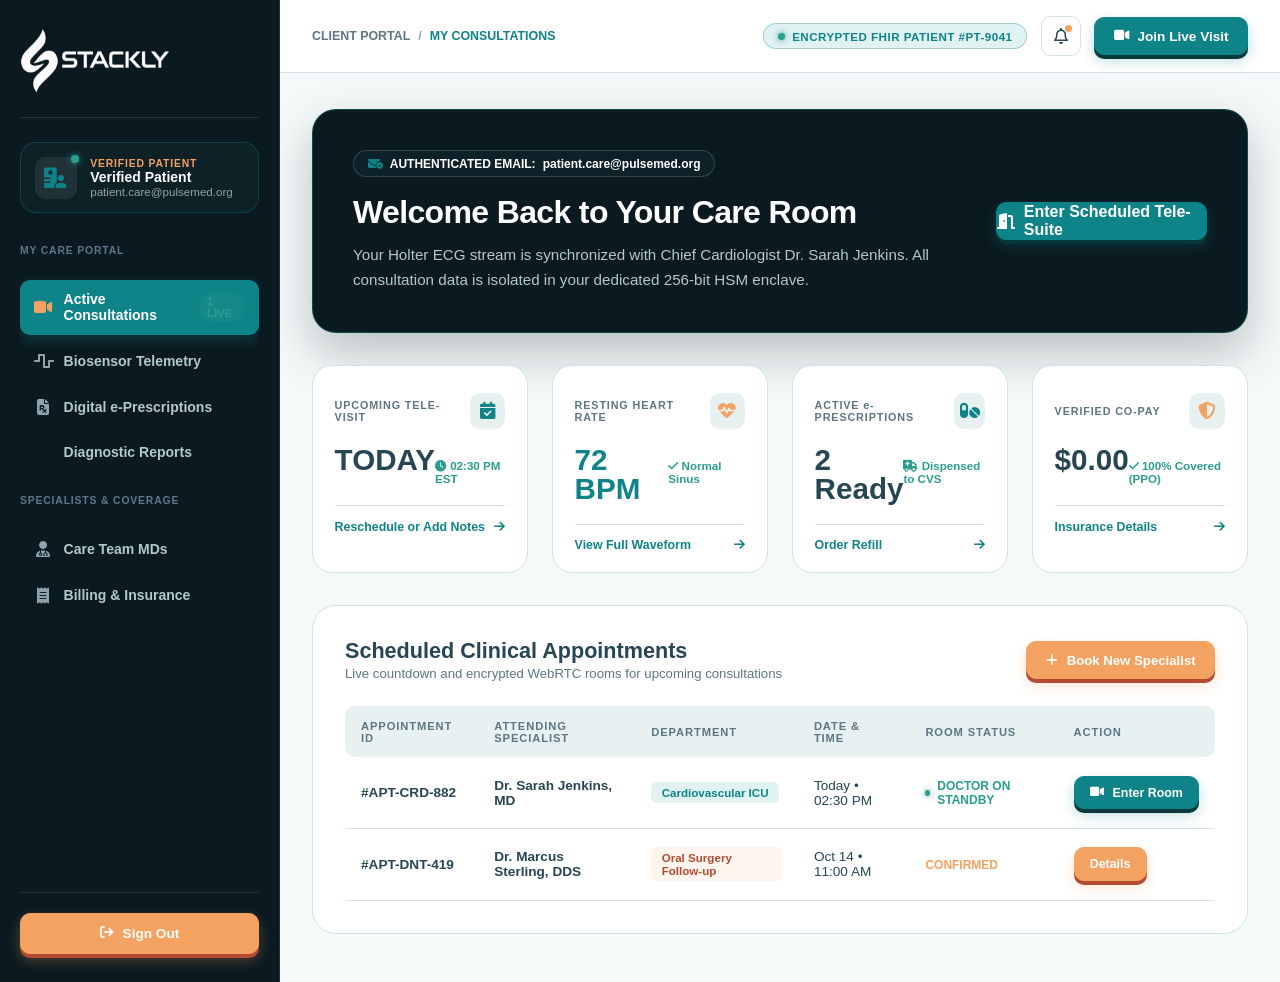
<file: client.html>
<!DOCTYPE html>
<html lang="en">

<head>
    <meta charset="UTF-8" />
    <meta name="viewport" content="width=device-width, initial-scale=1.0" />
    <title>Client Telehealth Portal</title>

    <!-- Font Awesome 6 Icons -->
    <link rel="stylesheet" href="https://cdnjs.cloudflare.com/ajax/libs/font-awesome/6.5.1/css/all.min.css"
        crossorigin="anonymous" />
    <link rel="icon" href="./assets/logo.webp" />
    <link rel="stylesheet" href="client.css" />

</head>

<body class="dashboard-body">

    <!-- Mobile Backdrop Overlay for Hamburger Menu -->
    <div class="sidebar-backdrop" id="sidebarBackdrop"></div>

    <div class="dashboard-layout-wrapper">

        <!-- ==================== SIDEBAR / OFF-CANVAS DRAWER ==================== -->
        <aside class="dashboard-sidebar" id="dashboardSidebar">

            <!-- Drawer Brand Top with Close Button -->
<div class="sidebar-header flex-between">
    <!-- Removed "tab-nav-link" and "data-target" -->
    <a href="auth.html" class="sidebar-brand-logo">
        <img src="./assets/logo 23.webp" alt="logo" height="65px" width="150px">
    </a>
    <button type="button" class="sidebar-close-btn" id="sidebarCloseBtn" aria-label="Close sidebar menu">
        <i class="fa-solid fa-xmark"></i>
    </button>
</div>

            <!-- Logged-in Patient Identification Card -->
            <div class="client-session-badge">
                <div class="badge-avatar-wrap">
                    <i class="fa-solid fa-hospital-user text-teal"></i>
                    <span class="live-dot-green"></span>
                </div>
                <div class="badge-text-meta">
                    <span class="badge-role-tag">VERIFIED PATIENT</span>
                    <strong class="badge-user-name" id="displayClientName">Patient User</strong>
                    <small class="badge-user-email" id="displayClientEmail">loading...</small>
                </div>
            </div>

            <!-- Navigation Menu Links (Tab Switchers) -->
            <nav class="sidebar-nav-menu">
                <span class="nav-category-heading">MY CARE PORTAL</span>
                <ul class="nav-list">
                    <li class="nav-item">
                        <a href="#section-consultations" class="nav-link tab-nav-link active"
                            data-target="section-consultations" data-breadcrumb="MY CONSULTATIONS">
                            <i class="fa-solid fa-video"></i>
                            <span>Active Consultations</span>
                            <span class="nav-count-pill">1 LIVE</span>
                        </a>
                    </li>
                    <li class="nav-item">
                        <a href="#section-telemetry" class="nav-link tab-nav-link" data-target="section-telemetry"
                            data-breadcrumb="BIOSENSOR VITALS">
                            <i class="fa-solid fa-wave-square"></i>
                            <span>Biosensor Telemetry</span>
                        </a>
                    </li>
                    <li class="nav-item">
                        <a href="#section-erx" class="nav-link tab-nav-link" data-target="section-erx"
                            data-breadcrumb="DIGITAL e-PRESCRIPTIONS">
                            <i class="fa-solid fa-file-prescription"></i>
                            <span>Digital e-Prescriptions</span>
                        </a>
                    </li>
                    <li class="nav-item">
                        <a href="#section-reports" class="nav-link tab-nav-link" data-target="section-reports"
                            data-breadcrumb="DIAGNOSTIC RECORDS">
                            <i class="fa-solid fa-folder-medical"></i>
                            <span>Diagnostic Reports</span>
                        </a>
                    </li>
                </ul>

                <span class="nav-category-heading">SPECIALISTS & COVERAGE</span>
                <ul class="nav-list">
                    <li class="nav-item">
                        <a href="#section-doctors" class="nav-link tab-nav-link" data-target="section-doctors"
                            data-breadcrumb="MY CARE TEAM">
                            <i class="fa-solid fa-user-doctor"></i>
                            <span>Care Team MDs</span>
                        </a>
                    </li>
                    <li class="nav-item">
                        <a href="#section-billing" class="nav-link tab-nav-link" data-target="section-billing"
                            data-breadcrumb="BILLING & CO-PAY">
                            <i class="fa-solid fa-receipt"></i>
                            <span>Billing & Insurance</span>
                        </a>
                    </li>
                </ul>
            </nav>

            <!-- Sidebar Bottom Action -->
            <div class="sidebar-footer-action">
                <a href="auth.html" class="btn btn-secondary dash-3d-btn logout-btn" id="clientLogoutBtn">
                    <i class="fa-solid fa-arrow-right-from-bracket"></i>
                    <span>Sign Out</span>
                </a>
            </div>
        </aside>

        <!-- ==================== MAIN CONTENT VIEWPORT ==================== -->
        <main class="dashboard-main-viewport">

            <!-- Top Chrome Bar -->
            <header class="dashboard-topbar flex-between">

                <!-- Hamburger Open Trigger Button -->
                <div class="topbar-left-cluster">
                    <button type="button" class="hamburger-menu-btn" id="hamburgerMenuBtn"
                        aria-label="Open sidebar menu">
                        <i class="fa-solid fa-bars-staggered"></i>
                    </button>

                    <div class="breadcrumb-trail">
                        <span class="trail-lead">CLIENT PORTAL</span>
                        <span class="trail-sep">/</span>
                        <strong class="trail-active" id="activeBreadcrumbText">MY CONSULTATIONS</strong>
                    </div>
                </div>

                <!-- Top Right Action Strip (No Overflow on <= 768px) -->
                <div class="topbar-right-cluster">
                    <div class="patient-id-chip">
                        <span class="beacon-pulse"></span>
                        <span>ENCRYPTED FHIR PATIENT #PT-9041</span>
                    </div>

                    <a href="#client-notifications" class="topbar-icon-btn fallback-btn" aria-label="Notifications">
                        <i class="fa-regular fa-bell"></i>
                        <span class="alert-indicator-dot"></span>
                    </a>

                    <!-- Quick Action Button (Collapses safely on <= 768px) -->
                    <a href="error.html" class="btn btn-primary dash-3d-btn quick-action-btn "
                        data-target="section-consultations" data-breadcrumb="MY CONSULTATIONS">
                        <i class="fa-solid fa-video"></i>
                        <span class="btn-text-label">Join Live Visit</span>
                    </a>
                </div>
            </header>

            <!-- Dashboard Multi-Tab Content Viewport -->
            <div class="dashboard-content-area">

                <!-- ==================== TAB 1: ACTIVE CONSULTATIONS ==================== -->
                <div class="dashboard-tab-panel active" id="section-consultations">

                    <!-- Welcome Banner with User Email Inset -->
                    <section class="patient-welcome-card">
                        <div class="welcome-narrative">
                            <span class="session-email-pill">
                                <i class="fa-solid fa-envelope-circle-check text-teal"></i>
                                <span>AUTHENTICATED EMAIL: </span>
                                <strong id="bannerClientEmail">patient@pulsemed.org</strong>
                            </span>
                            <h1 class="welcome-heading">Welcome Back to Your Care Room</h1>
                            <p class="welcome-desc">
                                Your Holter ECG stream is synchronized with Chief Cardiologist Dr. Sarah Jenkins. All
                                consultation data is isolated in your dedicated 256-bit HSM enclave.
                            </p>
                        </div>

                        <div class="welcome-actions">
                            <a href="consultation.html" class="btn btn-primary dash-3d-btn">
                                <i class="fa-solid fa-door-open"></i>
                                <span>Enter Scheduled Tele-Suite</span>
                            </a>
                        </div>
                    </section>

                    <!-- Patient Quick Stats Deck -->
                    <section class="client-metrics-grid">
                        <article class="metric-card">
                            <div class="card-head flex-between">
                                <span class="metric-label">UPCOMING TELE-VISIT</span>
                                <div class="metric-icon-wrap text-teal"><i class="fa-solid fa-calendar-check"></i></div>
                            </div>
                            <div class="metric-figure">
                                <strong>TODAY</strong>
                                <small class="trend-up"><i class="fa-solid fa-clock"></i> 02:30 PM EST</small>
                            </div>
                            <a href="#visit-reschedule" class="metric-link flex-between fallback-btn">
                                <span>Reschedule or Add Notes</span>
                                <i class="fa-solid fa-arrow-right"></i>
                            </a>
                        </article>

                        <article class="metric-card">
                            <div class="card-head flex-between">
                                <span class="metric-label">RESTING HEART RATE</span>
                                <div class="metric-icon-wrap text-amber"><i class="fa-solid fa-heart-pulse"></i></div>
                            </div>
                            <div class="metric-figure">
                                <strong class="text-teal">72 BPM</strong>
                                <small class="trend-up"><i class="fa-solid fa-check"></i> Normal Sinus</small>
                            </div>
                            <a href="#section-telemetry" class="metric-link flex-between tab-nav-link"
                                data-target="section-telemetry" data-breadcrumb="BIOSENSOR VITALS">
                                <span>View Full Waveform</span>
                                <i class="fa-solid fa-arrow-right"></i>
                            </a>
                        </article>

                        <article class="metric-card">
                            <div class="card-head flex-between">
                                <span class="metric-label">ACTIVE e-PRESCRIPTIONS</span>
                                <div class="metric-icon-wrap text-teal"><i class="fa-solid fa-pills"></i></div>
                            </div>
                            <div class="metric-figure">
                                <strong>2 Ready</strong>
                                <small class="trend-up"><i class="fa-solid fa-truck-medical"></i> Dispensed to
                                    CVS</small>
                            </div>
                            <a href="#section-erx" class="metric-link flex-between tab-nav-link"
                                data-target="section-erx" data-breadcrumb="DIGITAL e-PRESCRIPTIONS">
                                <span>Order Refill</span>
                                <i class="fa-solid fa-arrow-right"></i>
                            </a>
                        </article>

                        <article class="metric-card">
                            <div class="card-head flex-between">
                                <span class="metric-label">VERIFIED CO-PAY</span>
                                <div class="metric-icon-wrap text-amber"><i class="fa-solid fa-shield-halved"></i></div>
                            </div>
                            <div class="metric-figure">
                                <strong>$0.00</strong>
                                <small class="trend-up"><i class="fa-solid fa-check"></i> 100% Covered (PPO)</small>
                            </div>
                            <a href="#section-billing" class="metric-link flex-between tab-nav-link"
                                data-target="section-billing" data-breadcrumb="BILLING & CO-PAY">
                                <span>Insurance Details</span>
                                <i class="fa-solid fa-arrow-right"></i>
                            </a>
                        </article>
                    </section>

                    <!-- Current Scheduled Sessions Table -->
                    <section class="client-table-card">
                        <div class="table-card-head flex-between">
                            <div>
                                <h2 class="table-title">Scheduled Clinical Appointments</h2>
                                <span class="table-sub">Live countdown and encrypted WebRTC rooms for upcoming
                                    consultations</span>
                            </div>
                            <a href="#book-new-session"
                                class="btn btn-secondary dash-3d-btn table-head-btn fallback-btn">
                                <i class="fa-solid fa-plus"></i>
                                <span>Book New Specialist</span>
                            </a>
                        </div>

                        <div class="responsive-table-wrapper">
                            <table class="clinical-table">
                                <thead>
                                    <tr>
                                        <th>APPOINTMENT ID</th>
                                        <th>ATTENDING SPECIALIST</th>
                                        <th>DEPARTMENT</th>
                                        <th>DATE & TIME</th>
                                        <th>ROOM STATUS</th>
                                        <th>ACTION</th>
                                    </tr>
                                </thead>
                                <tbody>
                                    <tr>
                                        <td><strong>#APT-CRD-882</strong></td>
                                        <td><span class="doc-name-cell">Dr. Sarah Jenkins, MD</span></td>
                                        <td><span class="dept-badge badge-teal">Cardiovascular ICU</span></td>
                                        <td><span>Today • 02:30 PM</span></td>
                                        <td><span class="status-live-chip"><span class="ping-dot"></span> DOCTOR ON
                                                STANDBY</span></td>
                                        <td>
                                            <a href="consultation.html"
                                                class="btn btn-primary dash-3d-btn table-action-btn">
                                                <i class="fa-solid fa-video"></i>
                                                <span>Enter Room</span>
                                            </a>
                                        </td>
                                    </tr>
                                    <tr>
                                        <td><strong>#APT-DNT-419</strong></td>
                                        <td><span class="doc-name-cell">Dr. Marcus Sterling, DDS</span></td>
                                        <td><span class="dept-badge badge-amber">Oral Surgery Follow-up</span></td>
                                        <td><span>Oct 14 • 11:00 AM</span></td>
                                        <td><span class="status-standby-chip">CONFIRMED</span></td>
                                        <td>
                                            <a href="#apt-details-419"
                                                class="btn btn-secondary dash-3d-btn table-action-btn fallback-btn">
                                                <span>Details</span>
                                            </a>
                                        </td>
                                    </tr>
                                </tbody>
                            </table>
                        </div>
                    </section>

                </div>

                <!-- ==================== TAB 2: BIOSENSOR TELEMETRY ==================== -->
                <div class="dashboard-tab-panel" id="section-telemetry">
                    <section class="client-table-card">
                        <div class="table-card-head flex-between">
                            <div>
                                <h2 class="table-title">Live Ambulatory Biosensor Stream</h2>
                                <span class="table-sub">Direct continuous telemetry synchronized from your wearable
                                    patch</span>
                            </div>
                            <a href="#calibrate-sensor" class="btn btn-primary dash-3d-btn table-head-btn fallback-btn">
                                <i class="fa-solid fa-satellite-dish"></i>
                                <span>Sync Device</span>
                            </a>
                        </div>

                        <!-- Waveform Monitor HUD Screen -->
                        <div class="telemetry-live-box">
                            <div class="live-box-top flex-between">
                                <span><i class="fa-solid fa-heart-pulse text-teal"></i> LEAD II VECTOR ECG (CONTINUOUS
                                    1,000 Hz)</span>
                                <span class="status-live-chip"><span class="ping-dot"></span> ACTIVE BUFFER</span>
                            </div>
                            <div class="waveform-svg-track">
                                <svg class="waveform-svg" viewBox="0 0 600 70" preserveAspectRatio="none">
                                    <path class="waveform-path"
                                        d="M0,35 L80,35 L95,35 L105,42 L115,10 L125,60 L135,35 L150,35 Q165,22 180,35 L260,35 L275,35 L285,42 L295,10 L305,60 L315,35 L330,35 Q345,22 360,35 L440,35 L455,35 L465,42 L475,10 L485,60 L495,35 L500,35 L600,35" />
                                </svg>
                            </div>
                            <div class="telemetry-stats-row">
                                <div>
                                    <small>HEART RATE</small>
                                    <strong class="text-teal">72 BPM</strong>
                                </div>
                                <div>
                                    <small>SPO2 SATURATION</small>
                                    <strong>99.4%</strong>
                                </div>
                                <div>
                                    <small>MEAN ARTERIAL</small>
                                    <strong>118 / 76 mmHg</strong>
                                </div>
                                <div>
                                    <small>BUFFER LATENCY</small>
                                    <strong class="text-teal">0.02 ms</strong>
                                </div>
                            </div>
                        </div>
                    </section>
                </div>

                <!-- ==================== TAB 3: DIGITAL e-PRESCRIPTIONS ==================== -->
                <div class="dashboard-tab-panel" id="section-erx">
                    <section class="client-table-card">
                        <div class="table-card-head flex-between">
                            <div>
                                <h2 class="table-title">My Authorised Digital e-Prescriptions</h2>
                                <span class="table-sub">DEA and FDA-compliant electronic orders sent directly to your
                                    pharmacy</span>
                            </div>
                            <a href="#transfer-rx" class="btn btn-secondary dash-3d-btn table-head-btn fallback-btn">
                                <i class="fa-solid fa-arrows-split-up-and-left"></i>
                                <span>Change Pharmacy</span>
                            </a>
                        </div>

                        <div class="responsive-table-wrapper">
                            <table class="clinical-table">
                                <thead>
                                    <tr>
                                        <th>MEDICATION</th>
                                        <th>DOSAGE & INSTRUCTIONS</th>
                                        <th>PRESCRIBING PHYSICIAN</th>
                                        <th>FULFILLMENT PHARMACY</th>
                                        <th>STATUS</th>
                                        <th>REFILL ACTION</th>
                                    </tr>
                                </thead>
                                <tbody>
                                    <tr>
                                        <td><strong>Metoprolol Succinate ER</strong></td>
                                        <td>25mg Oral Tablet • Once Daily</td>
                                        <td>Dr. Sarah Jenkins, MD</td>
                                        <td>CVS Pharmacy #4210</td>
                                        <td><span class="dept-badge badge-teal">READY FOR PICKUP</span></td>
                                        <td>
                                            <a href="#refill-rx-1"
                                                class="btn btn-primary dash-3d-btn table-action-btn fallback-btn">
                                                <span>Request Refill</span>
                                            </a>
                                        </td>
                                    </tr>
                                    <tr>
                                        <td><strong>Albuterol Sulfate Inhaler</strong></td>
                                        <td>90mcg Inhalation • As needed for wheeze</td>
                                        <td>Dr. Elena Rostova, MD</td>
                                        <td>Walgreens #1084</td>
                                        <td><span class="dept-badge badge-teal">ACTIVE (3 REFILLS LEFT)</span></td>
                                        <td>
                                            <a href="#refill-rx-2"
                                                class="btn btn-primary dash-3d-btn table-action-btn fallback-btn">
                                                <span>Request Refill</span>
                                            </a>
                                        </td>
                                    </tr>
                                </tbody>
                            </table>
                        </div>
                    </section>
                </div>

                <!-- ==================== TAB 4: DIAGNOSTIC REPORTS ==================== -->
                <div class="dashboard-tab-panel" id="section-reports">
                    <section class="client-table-card">
                        <div class="table-card-head flex-between">
                            <div>
                                <h2 class="table-title">Encrypted Medical Records & Summaries</h2>
                                <span class="table-sub">Doctor-signed PDF visit summaries, lab requisitions, and Holter
                                    logs</span>
                            </div>
                            <a href="#request-records" class="btn btn-primary dash-3d-btn table-head-btn fallback-btn">
                                <i class="fa-solid fa-file-medical"></i>
                                <span>Request Formal Record</span>
                            </a>
                        </div>

                        <div class="responsive-table-wrapper">
                            <table class="clinical-table">
                                <thead>
                                    <tr>
                                        <th>DOCUMENT TITLE</th>
                                        <th>VISIT DATE</th>
                                        <th>ATTENDING SIGNATURE</th>
                                        <th>FILE FORMAT</th>
                                        <th>SECURITY CLEARANCE</th>
                                        <th>DOWNLOAD</th>
                                    </tr>
                                </thead>
                                <tbody>
                                    <tr>
                                        <td><strong>Cardiovascular 48-Hour Holter Ledger</strong></td>
                                        <td>Oct 08, 2026</td>
                                        <td>Dr. Sarah Jenkins, MD</td>
                                        <td><span>PDF (Encrypted)</span></td>
                                        <td><span class="status-live-chip"><span class="ping-dot"></span> HIPAA
                                                CLEARED</span></td>
                                        <td>
                                            <a href="#download-report-1"
                                                class="btn btn-secondary dash-3d-btn table-action-btn fallback-btn">
                                                <i class="fa-solid fa-download"></i>
                                                <span>Download</span>
                                            </a>
                                        </td>
                                    </tr>
                                    <tr>
                                        <td><strong>Pediatric Respiratory Encounter Summary</strong></td>
                                        <td>Sep 29, 2026</td>
                                        <td>Dr. Elena Rostova, MD</td>
                                        <td><span>PDF (Signed)</span></td>
                                        <td><span class="status-live-chip"><span class="ping-dot"></span> HIPAA
                                                CLEARED</span></td>
                                        <td>
                                            <a href="#download-report-2"
                                                class="btn btn-secondary dash-3d-btn table-action-btn fallback-btn">
                                                <i class="fa-solid fa-download"></i>
                                                <span>Download</span>
                                            </a>
                                        </td>
                                    </tr>
                                </tbody>
                            </table>
                        </div>
                    </section>
                </div>

                <!-- ==================== TAB 5: CARE TEAM DOCTORS ==================== -->
                <div class="dashboard-tab-panel" id="section-doctors">
                    <section class="client-table-card">
                        <div class="table-card-head flex-between">
                            <div>
                                <h2 class="table-title">My Assigned Care Team Specialists</h2>
                                <span class="table-sub">Board-certified clinicians assigned to your primary and
                                    specialty concerns</span>
                            </div>
                            <a href="doctors.html" class="btn btn-primary dash-3d-btn table-head-btn">
                                <i class="fa-solid fa-user-doctor"></i>
                                <span>Browse All Specialists</span>
                            </a>
                        </div>

                        <div class="care-team-grid">
                            <div class="care-doc-card">
                                <img src="./assets/img 1.webp"
                                    alt="Dr. Sarah Jenkins" class="care-doc-img" />
                                <div class="care-doc-info">
                                    <span class="dept-badge badge-teal">Cardiovascular ICU Chief</span>
                                    <h3>Dr. Sarah Jenkins, MD</h3>
                                    <p>Director of remote telemetry monitoring and antiarrhythmic care.</p>
                                    <a href="consultation.html" class="btn btn-primary dash-3d-btn care-btn">
                                        <i class="fa-solid fa-video"></i>
                                        <span>Consult Dr. Jenkins</span>
                                    </a>
                                </div>
                            </div>

                            <div class="care-doc-card">
                                <img src="./assets/img 3.webp"
                                    alt="Dr. Elena Rostova" class="care-doc-img" />
                                <div class="care-doc-info">
                                    <span class="dept-badge badge-teal">Pediatric Critical Care</span>
                                    <h3>Dr. Elena Rostova, MD</h3>
                                    <p>Pediatric Fellow managing infant respiratory symptoms and care plans.</p>
                                    <a href="consultation.html" class="btn btn-secondary dash-3d-btn care-btn">
                                        <i class="fa-solid fa-video"></i>
                                        <span>Consult Dr. Rostova</span>
                                    </a>
                                </div>
                            </div>
                        </div>
                    </section>
                </div>

                <!-- ==================== TAB 6: BILLING & INSURANCE ==================== -->
                <div class="dashboard-tab-panel" id="section-billing">
                    <section class="client-table-card">
                        <div class="table-card-head flex-between">
                            <div>
                                <h2 class="table-title">Real-Time Insurance & Co-Pay Clearing</h2>
                                <span class="table-sub">Verified payer credentials and itemized electronic
                                    receipts</span>
                            </div>
                            <a href="#update-insurance"
                                class="btn btn-secondary dash-3d-btn table-head-btn fallback-btn">
                                <i class="fa-solid fa-id-card"></i>
                                <span>Update Insurance Card</span>
                            </a>
                        </div>

                        <div class="billing-summary-box">
                            <div class="payer-status-row flex-between">
                                <div>
                                    <small>PRIMARY PAYER</small>
                                    <strong>BlueCross BlueShield of California (PPO)</strong>
                                </div>
                                <div>
                                    <small>POLICY #</small>
                                    <strong>XEA-990214-88</strong>
                                </div>
                                <div>
                                    <small>TELE-HEALTH CO-PAY</small>
                                    <strong class="text-teal">$0.00 (100% Eligible)</strong>
                                </div>
                            </div>
                        </div>

                        <div class="responsive-table-wrapper" style="margin-top: 1.5rem;">
                            <table class="clinical-table">
                                <thead>
                                    <tr>
                                        <th>RECEIPT #</th>
                                        <th>SERVICE DESCRIPTION</th>
                                        <th>DATE</th>
                                        <th>BILLED AMOUNT</th>
                                        <th>PATIENT OWES</th>
                                        <th>RECEIPT</th>
                                    </tr>
                                </thead>
                                <tbody>
                                    <tr>
                                        <td><strong>#INV-7721</strong></td>
                                        <td>High-Acuity Telemedicine Cardiac Triage</td>
                                        <td>Oct 08, 2026</td>
                                        <td>$95.00</td>
                                        <td><strong class="text-teal">$0.00 (Cleared)</strong></td>
                                        <td>
                                            <a href="#receipt-7721"
                                                class="btn btn-secondary dash-3d-btn table-action-btn fallback-btn">
                                                <i class="fa-solid fa-receipt"></i>
                                                <span>View</span>
                                            </a>
                                        </td>
                                    </tr>
                                </tbody>
                            </table>
                        </div>
                    </section>
                </div>

            </div>
        </main>

    </div>

    <script>

        document.addEventListener('DOMContentLoaded', () => {

            /* ===================================================
               1. SESSION EMAIL & PATIENT IDENTITY POPULATION
               =================================================== */
            const storedEmail = sessionStorage.getItem('currentUserEmail');
            const storedName = sessionStorage.getItem('currentUserName');

            const displayClientEmail = document.getElementById('displayClientEmail');
            const displayClientName = document.getElementById('displayClientName');
            const bannerClientEmail = document.getElementById('bannerClientEmail');

            const effectiveEmail = storedEmail || 'patient.care@pulsemed.org';
            const effectiveName = storedName || 'Verified Patient';

            if (displayClientEmail) displayClientEmail.textContent = effectiveEmail;
            if (displayClientName) displayClientName.textContent = effectiveName;
            if (bannerClientEmail) bannerClientEmail.textContent = effectiveEmail;

            /* ===================================================
               2. HAMBURGER MENU OFF-CANVAS LOGIC
               =================================================== */
            const sidebar = document.getElementById('dashboardSidebar');
            const hamburgerBtn = document.getElementById('hamburgerMenuBtn');
            const closeBtn = document.getElementById('sidebarCloseBtn');
            const backdrop = document.getElementById('sidebarBackdrop');

            function openSidebar() {
                if (sidebar && backdrop) {
                    sidebar.classList.add('open');
                    backdrop.classList.add('active');
                    document.body.style.overflow = 'hidden';
                }
            }

            function closeSidebar() {
                if (sidebar && backdrop) {
                    sidebar.classList.remove('open');
                    backdrop.classList.remove('active');
                    document.body.style.overflow = '';
                }
            }

            hamburgerBtn?.addEventListener('click', openSidebar);
            closeBtn?.addEventListener('click', closeSidebar);
            backdrop?.addEventListener('click', closeSidebar);

            document.addEventListener('keydown', (e) => {
                if (e.key === 'Escape' && sidebar?.classList.contains('open')) {
                    closeSidebar();
                }
            });

            /* ===================================================
               3. TAB / NAVIGATION CONTENT SWITCHER
               =================================================== */
            const tabLinks = document.querySelectorAll('.tab-nav-link');
            const tabPanels = document.querySelectorAll('.dashboard-tab-panel');
            const activeBreadcrumbText = document.getElementById('activeBreadcrumbText');

            function activateTab(targetId, breadcrumbLabel) {
                const targetPanel = document.getElementById(targetId);

                if (targetPanel) {
                    // 1. Switch Active Panel
                    tabPanels.forEach(panel => panel.classList.remove('active'));
                    targetPanel.classList.add('active');

                    // 2. Synchronize Sidebar Highlight
                    document.querySelectorAll('.sidebar-nav-menu .nav-link').forEach(link => {
                        if (link.getAttribute('data-target') === targetId) {
                            link.classList.add('active');
                        } else {
                            link.classList.remove('active');
                        }
                    });

                    // 3. Update Topbar Breadcrumb
                    if (activeBreadcrumbText && breadcrumbLabel) {
                        activeBreadcrumbText.textContent = breadcrumbLabel;
                    }

                    // 4. Close mobile drawer after selection
                    closeSidebar();
                    window.scrollTo({top: 0, behavior: 'smooth'});
                }
            }

            tabLinks.forEach(link => {
                link.addEventListener('click', (e) => {
                    e.preventDefault();
                    const targetId = link.getAttribute('data-target');
                    const breadcrumb = link.getAttribute('data-breadcrumb') || 'MY CONSULTATIONS';
                    activateTab(targetId, breadcrumb);
                });
            });

            /* ===================================================
               4. CONDITIONAL FALLBACK ROUTING TO ERROR.HTML
               =================================================== */
            const fallbackLinks = document.querySelectorAll('.fallback-btn');

            fallbackLinks.forEach(item => {
                item.addEventListener('click', (e) => {
                    e.preventDefault();
                    const targetHash = item.getAttribute('href');

                    // If target anchor is not a valid rendered panel ID on this page:
                    if (!targetHash || !document.querySelector(targetHash)) {
                        window.location.href = 'error.html';
                    }
                });
            });

            /* ===================================================
               5. SIGN OUT ACTION
               =================================================== */
            const logoutBtn = document.getElementById('clientLogoutBtn');
            logoutBtn?.addEventListener('click', (e) => {
                e.preventDefault();
                sessionStorage.removeItem('currentUserEmail');
                sessionStorage.removeItem('currentUserRole');
                sessionStorage.removeItem('currentUserName');
                window.location.href = 'auth.html';
            });

        });

    </script>




</body>

</html>
</file>
<file: admin.css>
/* ===================================================
   PULSEMED - CLINICAL ADMIN DASHBOARD (UPDATED)
   Brand Tokens:
   --primary: #0e8388; --secondary: #f4a261; --text-main: #264653;
   Deep Obsidian: #0b1a20;
   =================================================== */
:root {
  --primary: #0e8388;
  --primary-hover: #0b696d;
  --primary-active: #084e51;
  --primary-shadow: #06393b;
  --primary-light: #e0f2f1;

  --secondary: #f4a261;
  --secondary-hover: #e76f51;
  --secondary-active: #c8553d;
  --secondary-shadow: #b34a32;
  --secondary-light: #fef5ee;

  --text-main: #264653;
  --text-muted: #5c7682;
  --text-inverse: #ffffff;

  --bg-main: #f4f9f9;
  --bg-surface: #ffffff;
  --bg-muted: #e8f1f2;
  --border-color: #d2e3e5;

  --danger: #e63946;
  --success: #2a9d8f;

  --btn-bevel-depth: 4px;
  --btn-radius: 10px;
}

*, *::before, *::after {
  box-sizing: border-box;
  margin: 0;
  padding: 0;
}

html, body {
  width: 100%;
  height: 100%;
  overflow-x: clip; /* Strictly eliminates horizontal scrollbars */
  font-family: -apple-system, BlinkMacSystemFont, "Segoe UI", Roboto, Helvetica, Arial, sans-serif;
  color: var(--text-main);
  background-color: var(--bg-main);
}

.flex-between {
  display: flex;
  align-items: center;
  justify-content: space-between;
}

.text-teal { color: var(--primary) !important; }
.text-amber { color: var(--secondary) !important; }

/* Master Layout Framework */
.dashboard-layout-wrapper {
  display: flex;
  min-height: 100vh;
  width: 100vw;
  position: relative;
  overflow-x: clip;
}

/* ===================================================
   OFF-CANVAS & DESKTOP SIDEBAR
   =================================================== */
.dashboard-sidebar {
  width: 280px;
  background-color: #0b1a20; /* Luxury deep obsidian slate */
  color: var(--text-inverse);
  display: flex;
  flex-direction: column;
  flex-shrink: 0;
  border-right: 1px solid rgba(255, 255, 255, 0.1);
  padding: 1.75rem 1.25rem;
  z-index: 1000;
  transition: transform 0.35s cubic-bezier(0.16, 1, 0.3, 1);
}

.sidebar-header {
  padding-bottom: 1.5rem;
  border-bottom: 1px solid rgba(255, 255, 255, 0.1);
  margin-bottom: 1.5rem;
}

.sidebar-brand-logo {
  display: inline-flex;
  align-items: center;
  gap: 0.65rem;
  text-decoration: none;
}

.logo-mark {
  width: 38px;
  height: 38px;
  border-radius: 10px;
  background: linear-gradient(135deg, var(--primary), #095e62);
  color: #ffffff;
  display: flex;
  align-items: center;
  justify-content: center;
  font-size: 1.15rem;
  box-shadow: 0 4px 10px rgba(14, 131, 136, 0.35);
}

.logo-text {
  font-size: 1.4rem;
  font-weight: 800;
  color: #ffffff;
  letter-spacing: -0.02em;
}

.logo-text span {
  color: var(--secondary);
}

.sidebar-close-btn {
  display: none;
  background: rgba(255, 255, 255, 0.08);
  border: 1px solid rgba(255, 255, 255, 0.15);
  color: var(--text-inverse);
  width: 36px;
  height: 36px;
  border-radius: 10px;
  font-size: 1.15rem;
  cursor: pointer;
  align-items: center;
  justify-content: center;
  transition: all 0.2s ease;
  outline: none;
}

.sidebar-close-btn:hover {
  background: var(--danger);
  border-color: var(--danger);
}

/* Admin Identity Card */
.admin-session-badge {
  display: flex;
  align-items: center;
  gap: 0.85rem;
  background: rgba(14, 35, 42, 0.8);
  border: 1px solid rgba(14, 131, 136, 0.35);
  border-radius: 16px;
  padding: 0.85rem;
  margin-bottom: 2rem;
}

.badge-avatar-wrap {
  position: relative;
  width: 42px;
  height: 42px;
  border-radius: 10px;
  background: rgba(255, 255, 255, 0.08);
  display: flex;
  align-items: center;
  justify-content: center;
  font-size: 1.25rem;
  flex-shrink: 0;
}

.live-dot-green {
  position: absolute;
  top: -2px;
  right: -2px;
  width: 8px;
  height: 8px;
  border-radius: 50%;
  background-color: var(--success);
  box-shadow: 0 0 6px var(--success);
}

.badge-text-meta {
  display: flex;
  flex-direction: column;
  overflow: hidden;
}

.badge-role-tag {
  font-size: 0.65rem;
  font-weight: 800;
  letter-spacing: 0.08em;
  color: var(--secondary);
}

.badge-user-name {
  font-size: 0.875rem;
  color: #ffffff;
  white-space: nowrap;
  overflow: hidden;
  text-overflow: ellipsis;
}

.badge-user-email {
  font-size: 0.725rem;
  color: #8da4ac;
  white-space: nowrap;
  overflow: hidden;
  text-overflow: ellipsis;
}

/* Nav Menu */
.sidebar-nav-menu {
  flex: 1;
  display: flex;
  flex-direction: column;
  gap: 1.5rem;
  overflow-y: auto;
}

.nav-category-heading {
  font-size: 0.65rem;
  font-weight: 800;
  letter-spacing: 0.08em;
  color: #64748b;
  text-transform: uppercase;
}

.nav-list {
  list-style: none;
  display: flex;
  flex-direction: column;
  gap: 0.45rem;
}

.nav-link {
  display: flex;
  align-items: center;
  gap: 0.75rem;
  padding: 0.7rem 0.85rem;
  border-radius: 10px;
  color: #b5c7cd;
  font-size: 0.875rem;
  font-weight: 700;
  text-decoration: none;
  transition: all 0.2s ease;
  cursor: pointer;
}

.nav-link i {
  font-size: 1rem;
  width: 18px;
  text-align: center;
  color: #8da4ac;
  transition: color 0.2s ease;
}

.nav-link:hover {
  background: rgba(255, 255, 255, 0.06);
  color: #ffffff;
}

.nav-link.active {
  background: var(--primary);
  color: #ffffff;
  box-shadow: 0 4px 14px rgba(14, 131, 136, 0.35);
}

.nav-link.active i {
  color: var(--secondary);
}

.nav-count-pill {
  margin-left: auto;
  background: rgba(244, 162, 97, 0.25);
  color: var(--secondary);
  font-size: 0.7rem;
  font-weight: 800;
  padding: 0.15rem 0.5rem;
  border-radius: 99px;
}

.sidebar-footer-action {
  padding-top: 1.25rem;
  border-top: 1px solid rgba(255, 255, 255, 0.1);
}

.logout-btn {
  width: 100%;
  padding-block: 0.75rem;
  font-size: 0.85rem;
}

/* ===================================================
   MAIN CONTENT VIEWPORT & TOPBAR
   =================================================== */
.dashboard-main-viewport {
  flex: 1;
  display: flex;
  flex-direction: column;
  overflow-y: auto;
  overflow-x: clip;
}

/* Top Chrome Bar */
.dashboard-topbar {
  background-color: var(--bg-surface);
  border-bottom: 1px solid var(--border-color);
  padding: 1rem 2rem;
  gap: 1rem;
}

.topbar-left-cluster {
  display: flex;
  align-items: center;
  gap: 1rem;
}

.hamburger-menu-btn {
  display: none;
  background: var(--bg-muted);
  border: 1px solid var(--border-color);
  color: var(--text-main);
  width: 42px;
  height: 42px;
  border-radius: 10px;
  font-size: 1.15rem;
  cursor: pointer;
  align-items: center;
  justify-content: center;
  transition: all 0.2s ease;
  outline: none;
}

.hamburger-menu-btn:hover {
  background: var(--primary);
  color: #ffffff;
  border-color: var(--primary);
}

.breadcrumb-trail {
  display: flex;
  align-items: center;
  gap: 0.5rem;
  font-size: 0.775rem;
  font-weight: 700;
  white-space: nowrap;
}

.trail-lead {
  color: var(--text-muted);
}

.trail-sep {
  color: #94a3b8;
}

.trail-active {
  color: var(--primary);
}

.topbar-right-cluster {
  display: flex;
  align-items: center;
  gap: 0.85rem;
  flex-shrink: 0;
}

.system-health-chip {
  display: inline-flex;
  align-items: center;
  gap: 0.45rem;
  background-color: var(--primary-light);
  border: 1px solid rgba(14, 131, 136, 0.3);
  color: var(--primary);
  padding: 0.35rem 0.85rem;
  border-radius: 99px;
  font-size: 0.725rem;
  font-weight: 800;
  letter-spacing: 0.04em;
  white-space: nowrap;
}

.beacon-pulse {
  width: 7px;
  height: 7px;
  border-radius: 50%;
  background-color: var(--success);
  box-shadow: 0 0 6px var(--success);
}

.topbar-icon-btn {
  position: relative;
  width: 40px;
  height: 40px;
  border-radius: 10px;
  background-color: var(--bg-surface);
  border: 1px solid var(--border-color);
  color: var(--text-main);
  display: flex;
  align-items: center;
  justify-content: center;
  text-decoration: none;
  font-size: 1rem;
  transition: all 0.2s ease;
  flex-shrink: 0;
}

.topbar-icon-btn:hover {
  border-color: var(--primary);
  color: var(--primary);
}

.alert-indicator-dot {
  position: absolute;
  top: 8px;
  right: 8px;
  width: 7px;
  height: 7px;
  border-radius: 50%;
  background-color: var(--secondary);
}

/* Quick Action Button with Mobile Adaptation */
.quick-action-btn {
  padding: 0.65rem 1.15rem;
  font-size: 0.85rem;
  white-space: nowrap;
  flex-shrink: 0;
}

/* ===================================================
   TAB SWITCHING CONTENT PANELS
   =================================================== */
.dashboard-content-area {
  padding: 2.25rem 2rem 3rem;
  display: flex;
  flex-direction: column;
  gap: 2rem;
}

.dashboard-tab-panel {
  display: none; /* Inactive tabs hidden */
  animation: fadeInTab 0.35s ease;
}

.dashboard-tab-panel.active {
  display: flex;
  flex-direction: column;
  gap: 2rem;
}

@keyframes fadeInTab {
  from { opacity: 0; transform: translateY(8px); }
  to { opacity: 1; transform: translateY(0); }
}

/* Welcome Card */
.admin-welcome-card {
  background-color: #0b1a20;
  border: 1px solid rgba(14, 131, 136, 0.45);
  border-radius: 24px;
  padding: 2.5rem;
  color: var(--text-inverse);
  display: flex;
  align-items: center;
  justify-content: space-between;
  gap: 2rem;
  box-shadow: 0 20px 48px rgba(10, 24, 30, 0.25);
}

.session-email-pill {
  display: inline-flex;
  align-items: center;
  gap: 0.45rem;
  background: rgba(14, 35, 42, 0.9);
  border: 1px solid rgba(255, 255, 255, 0.16);
  padding: 0.35rem 0.85rem;
  border-radius: 99px;
  font-size: 0.75rem;
  font-weight: 700;
  margin-bottom: 1rem;
}

.welcome-heading {
  font-size: 2rem;
  font-weight: 800;
  line-height: 1.2;
  letter-spacing: -0.02em;
  margin-bottom: 0.65rem;
}

.welcome-desc {
  font-size: 0.95rem;
  line-height: 1.65;
  color: #b5c7cd;
  max-width: 680px;
}

/* Metric Cards Grid */
.admin-metrics-grid {
  display: grid;
  grid-template-columns: repeat(4, 1fr);
  gap: 1.5rem;
}

.metric-card {
  background-color: var(--bg-surface);
  border: 1px solid var(--border-color);
  border-radius: 20px;
  padding: 1.65rem 1.35rem 1.25rem;
  box-shadow: var(--shadow-sm);
  display: flex;
  flex-direction: column;
  transition: transform 0.25s ease, border-color 0.25s ease;
}

.metric-card:hover {
  transform: translateY(-4px);
  border-color: rgba(14, 131, 136, 0.4);
}

.metric-label {
  font-size: 0.675rem;
  font-weight: 800;
  letter-spacing: 0.08em;
  color: var(--text-muted);
}

.metric-icon-wrap {
  width: 36px;
  height: 36px;
  border-radius: 10px;
  background: var(--bg-muted);
  display: flex;
  align-items: center;
  justify-content: center;
  font-size: 1.1rem;
}

.metric-figure {
  margin-block: 1rem 1.25rem;
  display: flex;
  align-items: baseline;
  justify-content: space-between;
}

.metric-figure strong {
  font-size: 1.85rem;
  font-weight: 800;
  color: var(--text-main);
  line-height: 1;
}

.trend-up {
  font-size: 0.725rem;
  font-weight: 700;
  color: var(--success);
}

.metric-link {
  padding-top: 0.85rem;
  border-top: 1px solid var(--border-color);
  text-decoration: none;
  font-size: 0.775rem;
  font-weight: 700;
  color: var(--primary);
  transition: transform 0.2s ease;
}

.metric-link:hover {
  color: var(--primary-hover);
}

.metric-link:hover i {
  transform: translateX(4px);
}

/* Live Queue Table Card */
.admin-table-card {
  background-color: var(--bg-surface);
  border: 1px solid var(--border-color);
  border-radius: 24px;
  padding: 2rem;
  box-shadow: var(--shadow-sm);
}

.table-card-head {
  margin-bottom: 1.5rem;
  gap: 1rem;
}

.table-title {
  font-size: 1.35rem;
  font-weight: 800;
  color: var(--text-main);
}

.table-sub {
  font-size: 0.825rem;
  color: var(--text-muted);
}

.table-head-btn {
  padding: 0.65rem 1.15rem;
  font-size: 0.825rem;
  white-space: nowrap;
}

.responsive-table-wrapper {
  width: 100%;
  overflow-x: auto;
}

.clinical-table {
  width: 100%;
  border-collapse: collapse;
  text-align: left;
}

.clinical-table th {
  background-color: var(--bg-muted);
  padding: 0.85rem 1rem;
  font-size: 0.7rem;
  font-weight: 800;
  letter-spacing: 0.08em;
  color: var(--text-muted);
  text-transform: uppercase;
}

.clinical-table th:first-child {
  border-top-left-radius: 10px;
  border-bottom-left-radius: 10px;
}

.clinical-table th:last-child {
  border-top-right-radius: 10px;
  border-bottom-right-radius: 10px;
}

.clinical-table td {
  padding: 1.15rem 1rem;
  border-bottom: 1px solid var(--border-color);
  font-size: 0.85rem;
  color: var(--text-main);
  vertical-align: middle;
}

.patient-id-cell strong {
  display: block;
  font-weight: 800;
}

.patient-id-cell small {
  font-size: 0.725rem;
  color: var(--text-muted);
}

.dept-badge {
  display: inline-block;
  font-size: 0.725rem;
  font-weight: 700;
  padding: 0.25rem 0.65rem;
  border-radius: 6px;
}

.badge-teal {
  background-color: var(--primary-light);
  color: var(--primary);
}

.badge-amber {
  background-color: var(--secondary-light);
  color: #b34a32;
}

.status-live-chip {
  display: inline-flex;
  align-items: center;
  gap: 0.45rem;
  color: var(--success);
  font-size: 0.75rem;
  font-weight: 700;
}

.status-standby-chip {
  display: inline-flex;
  align-items: center;
  gap: 0.45rem;
  color: var(--secondary);
  font-size: 0.75rem;
  font-weight: 700;
}

.ping-dot {
  width: 6px;
  height: 6px;
  border-radius: 50%;
  background-color: var(--success);
  box-shadow: 0 0 6px var(--success);
}

.doc-name-cell {
  font-weight: 700;
}

.latency-cell {
  font-family: monospace;
  font-weight: 800;
}

.table-action-btn {
  padding: 0.55rem 0.95rem;
  font-size: 0.775rem;
  white-space: nowrap;
}

/* Suites Grid Preview */
.suites-grid-preview {
  display: grid;
  grid-template-columns: repeat(2, 1fr);
  gap: 1.5rem;
  margin-top: 1rem;
}

.suite-status-box {
  background: var(--bg-muted);
  border: 1px solid var(--border-color);
  border-radius: 16px;
  padding: 1.25rem;
  display: flex;
  flex-direction: column;
  gap: 0.45rem;
}

.suite-box-head {
  padding-bottom: 0.5rem;
  border-bottom: 1px solid var(--border-color);
  margin-bottom: 0.25rem;
}

/* ===================================================
   3D BUTTON ARCHITECTURE
   =================================================== */
.dash-3d-btn {
  display: inline-flex;
  align-items: center;
  justify-content: center;
  gap: 0.55rem;
  font-family: inherit;
  font-weight: 800;
  border-radius: var(--btn-radius);
  cursor: pointer;
  user-select: none;
  text-decoration: none;
  opacity: 1 !important;
  visibility: visible !important;
  transition: transform 0.1s ease-in-out, box-shadow 0.1s ease-in-out, background-color 0.2s ease;
}

.btn-primary.dash-3d-btn {
  background-color: var(--primary);
  color: var(--text-inverse);
  border: 1px solid var(--primary);
  box-shadow: 0 var(--btn-bevel-depth) 0 0 var(--primary-shadow),
              0 6px 14px rgba(14, 131, 136, 0.28);
}

.btn-primary.dash-3d-btn:hover {
  background-color: var(--primary-hover);
  transform: translateY(-1px);
  box-shadow: 0 calc(var(--btn-bevel-depth) + 1px) 0 0 var(--primary-shadow),
              0 8px 18px rgba(14, 131, 136, 0.38);
}

.btn-primary.dash-3d-btn:active {
  transform: translateY(var(--btn-bevel-depth));
  box-shadow: 0 0 0 0 var(--primary-shadow);
  background-color: var(--primary-active);
}

.btn-secondary.dash-3d-btn {
  background-color: var(--secondary);
  color: var(--text-inverse);
  border: 1px solid var(--secondary);
  box-shadow: 0 var(--btn-bevel-depth) 0 0 var(--secondary-shadow),
              0 6px 14px rgba(244, 162, 97, 0.32);
}

.btn-secondary.dash-3d-btn:hover {
  background-color: var(--secondary-hover);
  transform: translateY(-1px);
  box-shadow: 0 calc(var(--btn-bevel-depth) + 1px) 0 0 var(--secondary-shadow),
              0 8px 18px rgba(244, 162, 97, 0.42);
}

.btn-secondary.dash-3d-btn:active {
  transform: translateY(var(--btn-bevel-depth));
  box-shadow: 0 0 0 0 var(--secondary-shadow);
  background-color: var(--secondary-active);
}

/* ===================================================
   RESPONSIVE DESIGN (768px MEDIA QUERY FOCUS)
   =================================================== */
@media (max-width: 1024px) {
  .admin-metrics-grid {
    grid-template-columns: repeat(2, 1fr);
  }
}

@media (max-width: 992px) {
  .dashboard-sidebar {
    position: fixed;
    top: 0;
    bottom: 0;
    left: 0;
    transform: translateX(-100%);
    box-shadow: 0 0 40px rgba(0, 0, 0, 0.5);
  }

  .dashboard-sidebar.open {
    transform: translateX(0);
  }

  .sidebar-close-btn {
    display: inline-flex;
  }

  .hamburger-menu-btn {
    display: inline-flex;
  }

  .sidebar-backdrop {
    position: fixed;
    inset: 0;
    background: rgba(11, 26, 32, 0.65);
    backdrop-filter: blur(6px);
    -webkit-backdrop-filter: blur(6px);
    z-index: 999;
    opacity: 0;
    visibility: hidden;
    transition: opacity 0.3s ease, visibility 0.3s ease;
  }

  .sidebar-backdrop.active {
    opacity: 1;
    visibility: visible;
  }

  .admin-welcome-card {
    flex-direction: column;
    align-items: flex-start;
  }

  .welcome-actions {
    width: 100%;
  }

  .welcome-actions .dash-3d-btn {
    width: 100%;
  }
}

@media (max-width: 768px) {
  .dashboard-topbar {
    padding: 0.75rem 1rem;
    gap: 0.5rem;
  }

  .system-health-chip {
    display: none; /* Removed on small screens to eliminate topbar overflow */
  }

  .trail-lead, .trail-sep {
    display: none; /* Keeps breadcrumb single line on mobile */
  }

  .breadcrumb-trail {
    font-size: 0.75rem;
    max-width: 140px;
    overflow: hidden;
    text-overflow: ellipsis;
  }

  /* CRITICAL: Fix for Add Tele-Suite Anchor Overflow */
  .quick-action-btn {
    padding: 0.55rem 0.75rem;
    font-size: 0.8rem;
  }

  .quick-action-btn .btn-text-label {
    display: none; /* Hides text label so it renders as a compact square tactile button */
  }

  .dashboard-content-area {
    padding: 1.25rem 1rem 2.5rem;
    gap: 1.25rem;
  }

  .admin-welcome-card {
    padding: 1.5rem 1.15rem;
    border-radius: 18px;
  }

  .welcome-heading {
    font-size: 1.4rem;
  }

  .welcome-desc {
    font-size: 0.85rem;
  }

  .admin-metrics-grid {
    grid-template-columns: 1fr;
    gap: 1rem;
  }

  .suites-grid-preview {
    grid-template-columns: 1fr;
  }

  .admin-table-card {
    padding: 1.25rem 1rem;
    border-radius: 18px;
  }

  .table-card-head {
    flex-direction: column;
    align-items: flex-start;
    gap: 0.85rem;
  }

  .table-head-btn {
    width: 100%;
  }

  .clinical-table th,
  .clinical-table td {
    padding: 0.65rem 0.55rem;
    font-size: 0.75rem;
  }
}
</file>
<file: auth.css>
/* ===================================================
   AUTH & LOGIN PAGE SYSTEM
   Brand Tokens:
   --primary: #0e8388; --secondary: #f4a261; --text-main: #264653;
   Deep Obsidian: #0b1a20;
   =================================================== */
:root {
  --primary: #0e8388;
  --primary-hover: #0b696d;
  --primary-active: #084e51;
  --primary-shadow: #06393b;
  --primary-light: #e0f2f1;

  --secondary: #f4a261;
  --secondary-hover: #e76f51;
  --secondary-active: #c8553d;
  --secondary-shadow: #b34a32;
  --secondary-light: #fef5ee;

  --text-main: #264653;
  --text-muted: #5c7682;
  --text-inverse: #ffffff;

  --bg-main: #f4f9f9;
  --bg-surface: #ffffff;
  --bg-muted: #e8f1f2;
  --border-color: #d2e3e5;

  --danger: #e63946;
  --success: #2a9d8f;

  --btn-bevel-depth: 4px;
  --btn-radius: 12px;
}

*, *::before, *::after {
  box-sizing: border-box;
  margin: 0;
  padding: 0;
}

html, body {
  width: 100%;
  height: 100%;
  overflow-x: hidden;
  font-family: -apple-system, BlinkMacSystemFont, "Segoe UI", Roboto, Helvetica, Arial, sans-serif;
  color: var(--text-main);
  background-color: var(--bg-main);
}

.flex-between {
  display: flex;
  align-items: center;
  justify-content: space-between;
}

.text-teal { color: var(--primary) !important; }
.text-amber { color: var(--secondary) !important; }

/* ===================================================
   MASTER SPLIT LAYOUT (50 / 50)
   =================================================== */
.auth-split-layout {
  display: grid;
  grid-template-columns: 1fr 1fr;
  min-height: 100vh;
  width: 100vw;
}

/* ===================================================
   LEFT HALF: AMBIENT BRAND PANE
   =================================================== */
.auth-ambient-pane {
  position: relative;
  display: flex;
  flex-direction: column;
  justify-content: space-between;
  padding: 3.5rem;
  overflow: hidden;
  color: var(--text-inverse);
  background-color: #0b1a20;
}

.auth-bg-viewport {
  position: absolute;
  inset: 0;
  z-index: 1;
}

.auth-bg-img {
  width: 100%;
  height: 100%;
  object-fit: cover;
  object-position: center;
  display: block;
  filter: saturate(1.1) brightness(0.9);
}

.auth-overlay-gradient {
  position: absolute;
  inset: 0;
  background: linear-gradient(
    180deg,
    rgba(11, 26, 32, 0.72) 0%,
    rgba(11, 26, 32, 0.88) 50%,
    rgba(11, 26, 32, 0.98) 100%
  );
}

.auth-grid-mesh {
  position: absolute;
  inset: 0;
  background-image: 
    linear-gradient(to right, rgba(255, 255, 255, 0.04) 1px, transparent 1px),
    linear-gradient(to bottom, rgba(255, 255, 255, 0.04) 1px, transparent 1px);
  background-size: 50px 50px;
  pointer-events: none;
}

/* Top Return Link */
.ambient-top-nav {
  position: relative;
  z-index: 2;
}

.auth-back-link {
  display: inline-flex;
  align-items: center;
  gap: 0.65rem;
  background: rgba(255, 255, 255, 0.12);
  border: 1px solid rgba(255, 255, 255, 0.22);
  backdrop-filter: blur(8px);
  -webkit-backdrop-filter: blur(8px);
  color: var(--text-inverse);
  padding: 0.55rem 1.15rem;
  border-radius: 99px;
  font-size: 0.85rem;
  font-weight: 700;
  text-decoration: none;
  transition: all 0.25s ease;
}

.auth-back-link:hover {
  background: var(--primary);
  border-color: var(--primary);
  transform: translateX(-4px);
}

/* Bottom Text Overlay */
.ambient-text-overlay {
  position: relative;
  z-index: 2;
  max-width: 520px;
}

.ambient-chip {
  display: inline-flex;
  align-items: center;
  gap: 0.55rem;
  background: rgba(14, 131, 136, 0.25);
  border: 1px solid rgba(14, 131, 136, 0.5);
  color: var(--primary-light);
  padding: 0.35rem 0.95rem;
  border-radius: 99px;
  font-size: 0.775rem;
  font-weight: 800;
  letter-spacing: 0.04em;
  text-transform: uppercase;
  margin-bottom: 1.25rem;
}

.live-dot-green {
  width: 7px;
  height: 7px;
  border-radius: 50%;
  background-color: var(--success);
  box-shadow: 0 0 6px var(--success);
}

.ambient-title {
  font-size: 2.85rem;
  font-weight: 800;
  line-height: 1.15;
  letter-spacing: -0.03em;
  color: var(--text-inverse);
  margin-bottom: 1rem;
}

.highlight-shimmer {
  background: linear-gradient(120deg, var(--secondary) 0%, #ffffff 40%, var(--primary-light) 100%);
  -webkit-background-clip: text;
  -webkit-text-fill-color: transparent;
  display: inline-block;
}

.ambient-desc {
  font-size: 1rem;
  line-height: 1.7;
  color: #b5c7cd;
  margin-bottom: 2rem;
}

.ambient-badges-row {
  display: flex;
  gap: 1rem;
  flex-wrap: wrap;
}

.badge-item {
  display: inline-flex;
  align-items: center;
  gap: 0.5rem;
  background: rgba(14, 35, 42, 0.85);
  border: 1px solid rgba(255, 255, 255, 0.16);
  padding: 0.45rem 0.95rem;
  border-radius: 10px;
  font-size: 0.775rem;
  font-weight: 700;
}

/* ===================================================
   RIGHT HALF: AUTH FORMS CONSOLE
   =================================================== */
.auth-form-pane {
  display: flex;
  align-items: center;
  justify-content: center;
  padding: 3.5rem 2.5rem;
  background-color: var(--bg-surface);
  overflow-y: auto;
}

.form-container-box {
  width: 100%;
  max-width: 460px;
}

/* Brand Logo */
.auth-brand-header {
  margin-bottom: 2.25rem;
}

.auth-brand-logo {
  display: inline-flex;
  align-items: center;
  gap: 0.75rem;
  text-decoration: none;
}

.logo-mark {
  width: 44px;
  height: 44px;
  border-radius: 12px;
  background: linear-gradient(135deg, var(--primary), #095e62);
  color: #ffffff;
  display: flex;
  align-items: center;
  justify-content: center;
  font-size: 1.25rem;
  box-shadow: 0 4px 12px rgba(14, 131, 136, 0.35);
}

.logo-text {
  font-size: 1.6rem;
  font-weight: 800;
  letter-spacing: -0.03em;
  color: var(--text-main);
}

.logo-text span {
  color: var(--secondary);
}

/* Status Alert Banner */
.auth-alert-banner {
  display: flex;
  align-items: center;
  gap: 0.65rem;
  background-color: var(--primary-light);
  border: 1px solid rgba(14, 131, 136, 0.4);
  color: var(--primary-active);
  padding: 0.85rem 1.15rem;
  border-radius: 12px;
  font-size: 0.85rem;
  font-weight: 700;
  margin-bottom: 1.5rem;
}

.auth-alert-banner.error {
  background-color: #fee2e2;
  border-color: rgba(230, 57, 70, 0.4);
  color: var(--danger);
}

.alert-icon {
  font-size: 1.1rem;
}

/* Card Header */
.view-header {
  margin-bottom: 1.75rem;
}

.view-title {
  font-size: 2rem;
  font-weight: 800;
  color: var(--text-main);
  letter-spacing: -0.02em;
  line-height: 1.2;
  margin-bottom: 0.35rem;
}

.view-sub {
  font-size: 0.9rem;
  color: var(--text-muted);
}

/* ===================================================
   CUSTOM ROLE SELECTOR (NO SELECT DROPDOWN)
   =================================================== */
.custom-role-selector {
  display: grid;
  grid-template-columns: 1fr 1fr;
  gap: 0.85rem;
  margin-top: 0.35rem;
}

.role-pill-btn {
  display: inline-flex;
  align-items: center;
  justify-content: center;
  gap: 0.55rem;
  padding: 0.8rem 1rem;
  border-radius: 12px;
  background-color: var(--bg-muted);
  border: 2px solid transparent;
  color: var(--text-main);
  font-family: inherit;
  font-size: 0.85rem;
  font-weight: 700;
  cursor: pointer;
  transition: all 0.2s ease;
  outline: none;
}

.role-pill-btn i {
  color: var(--primary);
  font-size: 1rem;
}

.role-pill-btn:hover {
  background-color: #dbe8e9;
}

.role-pill-btn.active {
  background-color: var(--primary-light);
  border-color: var(--primary);
  color: var(--primary);
  box-shadow: 0 4px 12px rgba(14, 131, 136, 0.15);
}

/* Form Groups & Inputs */
.form-group {
  margin-bottom: 1.35rem;
}

.input-label {
  display: block;
  font-size: 0.775rem;
  font-weight: 800;
  letter-spacing: 0.04em;
  color: var(--text-main);
  text-transform: uppercase;
  margin-bottom: 0.45rem;
}

.input-affix-wrapper {
  position: relative;
  display: flex;
  align-items: center;
}

.input-icon {
  position: absolute;
  left: 1.15rem;
  color: var(--text-muted);
  font-size: 0.95rem;
  pointer-events: none;
}

.auth-input {
  width: 100%;
  padding: 0.85rem 1rem 0.85rem 2.85rem;
  background-color: var(--bg-surface);
  border: 1px solid var(--border-color);
  border-radius: 12px;
  font-family: inherit;
  font-size: 0.95rem;
  color: var(--text-main);
  outline: none;
  transition: border-color 0.2s, box-shadow 0.2s;
}

.auth-input::placeholder {
  color: #9cb1b8;
}

.auth-input:focus {
  border-color: var(--primary);
  box-shadow: 0 0 0 3px rgba(14, 131, 136, 0.18);
}

.auth-input.has-error {
  border-color: var(--danger);
  box-shadow: 0 0 0 3px rgba(230, 57, 70, 0.15);
}

/* Password Toggle Eye Button */
.toggle-password-btn {
  position: absolute;
  right: 0.85rem;
  background: none;
  border: none;
  color: var(--text-muted);
  cursor: pointer;
  padding: 0.4rem;
  font-size: 1rem;
  display: flex;
  align-items: center;
  justify-content: center;
  transition: color 0.2s ease;
  outline: none;
}

.toggle-password-btn:hover {
  color: var(--primary);
}

/* Real-Time Error Label */
.field-error {
  display: block;
  font-size: 0.75rem;
  font-weight: 700;
  color: var(--danger);
  margin-top: 0.35rem;
  min-height: 1rem;
}

/* ===================================================
   3D BUTTON ARCHITECTURE (TACTILE PUSH DEPTH)
   =================================================== */
.auth-3d-btn {
  width: 100%;
  display: inline-flex;
  align-items: center;
  justify-content: center;
  gap: 0.65rem;
  font-family: inherit;
  font-size: 1rem;
  font-weight: 800;
  padding: 0.95rem 1.85rem;
  border-radius: var(--btn-radius);
  cursor: pointer;
  user-select: none;
  opacity: 1 !important;
  visibility: visible !important;
  margin-top: 0.5rem;
  transition: transform 0.1s ease-in-out, box-shadow 0.1s ease-in-out, background-color 0.2s ease;
}

/* Primary 3D Push Button */
.btn-primary.auth-3d-btn {
  background-color: var(--primary);
  color: var(--text-inverse);
  border: 1px solid var(--primary);
  box-shadow: 0 var(--btn-bevel-depth) 0 0 var(--primary-shadow),
              0 6px 14px rgba(14, 131, 136, 0.28);
}

.btn-primary.auth-3d-btn:hover {
  background-color: var(--primary-hover);
  transform: translateY(-1px);
  box-shadow: 0 calc(var(--btn-bevel-depth) + 1px) 0 0 var(--primary-shadow),
              0 8px 18px rgba(14, 131, 136, 0.38);
}

.btn-primary.auth-3d-btn:active {
  transform: translateY(var(--btn-bevel-depth));
  box-shadow: 0 0 0 0 var(--primary-shadow);
  background-color: var(--primary-active);
}

/* Secondary 3D Push Button */
.btn-secondary.auth-3d-btn {
  background-color: var(--secondary);
  color: var(--text-inverse);
  border: 1px solid var(--secondary);
  box-shadow: 0 var(--btn-bevel-depth) 0 0 var(--secondary-shadow),
              0 6px 14px rgba(244, 162, 97, 0.32);
}

.btn-secondary.auth-3d-btn:hover {
  background-color: var(--secondary-hover);
  transform: translateY(-1px);
  box-shadow: 0 calc(var(--btn-bevel-depth) + 1px) 0 0 var(--secondary-shadow),
              0 8px 18px rgba(244, 162, 97, 0.42);
}

.btn-secondary.auth-3d-btn:active {
  transform: translateY(var(--btn-bevel-depth));
  box-shadow: 0 0 0 0 var(--secondary-shadow);
  background-color: var(--secondary-active);
}

/* Footer Switch Links */
.view-switch-footer {
  margin-top: 2rem;
  text-align: center;
  font-size: 0.85rem;
  color: var(--text-muted);
}

.link-btn {
  background: none;
  border: none;
  color: var(--primary);
  font-weight: 800;
  cursor: pointer;
  margin-left: 0.35rem;
  text-decoration: underline;
  text-underline-offset: 3px;
  outline: none;
}

.link-btn:hover {
  color: var(--primary-hover);
}

.link-btn-subtle {
  background: none;
  border: none;
  font-size: 0.75rem;
  font-weight: 700;
  color: var(--secondary);
  cursor: pointer;
  outline: none;
}

.link-btn-subtle:hover {
  text-decoration: underline;
}

/* ===================================================
   RESPONSIVE DESIGN (768px MEDIA QUERY FOCUS)
   =================================================== */
@media (max-width: 992px) {
  .auth-split-layout {
    grid-template-columns: 1fr;
  }

  /* Compact Hero Header on Tablet/Mobile */
  .auth-ambient-pane {
    min-height: 380px;
    padding: 2rem 1.5rem;
  }

  .ambient-title {
    font-size: 2.15rem;
  }

  .ambient-desc {
    font-size: 0.9rem;
    margin-bottom: 1.25rem;
  }
}

/* ===================================================
   RESPONSIVE DESIGN FIX FOR MOBILE VISIBILITY (<= 768px)
   =================================================== */
@media (max-width: 768px) {
  /* 1. Change fixed min-height to auto so the container wraps all contents naturally */
  .auth-ambient-pane {
    min-height: auto;
    padding: 1.5rem 1.25rem;
    gap: 1.25rem;
    justify-content: flex-start;
  }

  /* 2. Compact Back Button */
  .ambient-top-nav {
    margin-bottom: 0.5rem;
  }

  .auth-back-link {
    font-size: 0.775rem;
    padding: 0.4rem 0.85rem;
  }

  /* 3. Compact Chip */
  .ambient-chip {
    font-size: 0.675rem;
    padding: 0.25rem 0.65rem;
    margin-bottom: 0.65rem;
  }

  /* 4. Scale down typography for mobile screens */
  .ambient-title {
    font-size: 1.45rem;
    line-height: 1.2;
    margin-bottom: 0.5rem;
  }

  .ambient-desc {
    font-size: 0.825rem;
    line-height: 1.5;
    margin-bottom: 0.85rem;
  }

  /* 5. Make the badges visible & compact instead of cutting them off or hiding them */
  .ambient-badges-row {
    display: flex;
    flex-wrap: wrap;
    gap: 0.5rem;
    margin-top: 0.25rem;
  }

  .badge-item {
    font-size: 0.7rem;
    padding: 0.35rem 0.65rem;
    border-radius: 8px;
  }

  /* 6. Form Container Spacing */
  .auth-form-pane {
    padding: 1.75rem 1.25rem 2.5rem;
  }

  .auth-brand-header {
    margin-bottom: 1.5rem;
  }

  .view-title {
    font-size: 1.6rem;
  }
}
</file>
<file: client.css>
/* ===================================================
   PULSEMED - PATIENT CLIENT DASHBOARD
   Brand Tokens:
   --primary: #0e8388; --secondary: #f4a261; --text-main: #264653;
   Deep Obsidian: #0b1a20;
   =================================================== */
:root {
  --primary: #0e8388;
  --primary-hover: #0b696d;
  --primary-active: #084e51;
  --primary-shadow: #06393b;
  --primary-light: #e0f2f1;

  --secondary: #f4a261;
  --secondary-hover: #e76f51;
  --secondary-active: #c8553d;
  --secondary-shadow: #b34a32;
  --secondary-light: #fef5ee;

  --text-main: #264653;
  --text-muted: #5c7682;
  --text-inverse: #ffffff;

  --bg-main: #f4f9f9;
  --bg-surface: #ffffff;
  --bg-muted: #e8f1f2;
  --border-color: #d2e3e5;

  --danger: #e63946;
  --success: #2a9d8f;

  --btn-bevel-depth: 4px;
  --btn-radius: 10px;
}

*, *::before, *::after {
  box-sizing: border-box;
  margin: 0;
  padding: 0;
}

html, body {
  width: 100%;
  height: 100%;
  overflow-x: clip; /* Eliminates horizontal scrollbar */
  font-family: -apple-system, BlinkMacSystemFont, "Segoe UI", Roboto, Helvetica, Arial, sans-serif;
  color: var(--text-main);
  background-color: var(--bg-main);
}

.flex-between {
  display: flex;
  align-items: center;
  justify-content: space-between;
}

.text-teal { color: var(--primary) !important; }
.text-amber { color: var(--secondary) !important; }

/* Master Layout Framework */
.dashboard-layout-wrapper {
  display: flex;
  min-height: 100vh;
  width: 100vw;
  position: relative;
  overflow-x: clip;
}

/* ===================================================
   OFF-CANVAS & DESKTOP SIDEBAR
   =================================================== */
.dashboard-sidebar {
  width: 280px;
  background-color: #0b1a20;
  color: var(--text-inverse);
  display: flex;
  flex-direction: column;
  flex-shrink: 0;
  border-right: 1px solid rgba(255, 255, 255, 0.1);
  padding: 1.75rem 1.25rem;
  z-index: 1000;
  transition: transform 0.35s cubic-bezier(0.16, 1, 0.3, 1);
}

.sidebar-header {
  padding-bottom: 1.5rem;
  border-bottom: 1px solid rgba(255, 255, 255, 0.1);
  margin-bottom: 1.5rem;
}

.sidebar-brand-logo {
  display: inline-flex;
  align-items: center;
  gap: 0.65rem;
  text-decoration: none;
}

.logo-mark {
  width: 38px;
  height: 38px;
  border-radius: 10px;
  background: linear-gradient(135deg, var(--primary), #095e62);
  color: #ffffff;
  display: flex;
  align-items: center;
  justify-content: center;
  font-size: 1.15rem;
  box-shadow: 0 4px 10px rgba(14, 131, 136, 0.35);
}

.logo-text {
  font-size: 1.4rem;
  font-weight: 800;
  color: #ffffff;
  letter-spacing: -0.02em;
}

.logo-text span {
  color: var(--secondary);
}

.sidebar-close-btn {
  display: none;
  background: rgba(255, 255, 255, 0.08);
  border: 1px solid rgba(255, 255, 255, 0.15);
  color: var(--text-inverse);
  width: 36px;
  height: 36px;
  border-radius: 10px;
  font-size: 1.15rem;
  cursor: pointer;
  align-items: center;
  justify-content: center;
  transition: all 0.2s ease;
  outline: none;
}

.sidebar-close-btn:hover {
  background: var(--danger);
  border-color: var(--danger);
}

/* Patient Identity Badge */
.client-session-badge {
  display: flex;
  align-items: center;
  gap: 0.85rem;
  background: rgba(14, 35, 42, 0.8);
  border: 1px solid rgba(14, 131, 136, 0.35);
  border-radius: 16px;
  padding: 0.85rem;
  margin-bottom: 2rem;
}

.badge-avatar-wrap {
  position: relative;
  width: 42px;
  height: 42px;
  border-radius: 10px;
  background: rgba(255, 255, 255, 0.08);
  display: flex;
  align-items: center;
  justify-content: center;
  font-size: 1.25rem;
  flex-shrink: 0;
}

.live-dot-green {
  position: absolute;
  top: -2px;
  right: -2px;
  width: 8px;
  height: 8px;
  border-radius: 50%;
  background-color: var(--success);
  box-shadow: 0 0 6px var(--success);
}

.badge-text-meta {
  display: flex;
  flex-direction: column;
  overflow: hidden;
}

.badge-role-tag {
  font-size: 0.65rem;
  font-weight: 800;
  letter-spacing: 0.08em;
  color: var(--secondary);
}

.badge-user-name {
  font-size: 0.875rem;
  color: #ffffff;
  white-space: nowrap;
  overflow: hidden;
  text-overflow: ellipsis;
}

.badge-user-email {
  font-size: 0.725rem;
  color: #8da4ac;
  white-space: nowrap;
  overflow: hidden;
  text-overflow: ellipsis;
}

/* Nav Menu */
.sidebar-nav-menu {
  flex: 1;
  display: flex;
  flex-direction: column;
  gap: 1.5rem;
  overflow-y: auto;
}

.nav-category-heading {
  font-size: 0.65rem;
  font-weight: 800;
  letter-spacing: 0.08em;
  color: #64748b;
  text-transform: uppercase;
}

.nav-list {
  list-style: none;
  display: flex;
  flex-direction: column;
  gap: 0.45rem;
}

.nav-link {
  display: flex;
  align-items: center;
  gap: 0.75rem;
  padding: 0.7rem 0.85rem;
  border-radius: 10px;
  color: #b5c7cd;
  font-size: 0.875rem;
  font-weight: 700;
  text-decoration: none;
  transition: all 0.2s ease;
  cursor: pointer;
}

.nav-link i {
  font-size: 1rem;
  width: 18px;
  text-align: center;
  color: #8da4ac;
  transition: color 0.2s ease;
}

.nav-link:hover {
  background: rgba(255, 255, 255, 0.06);
  color: #ffffff;
}

.nav-link.active {
  background: var(--primary);
  color: #ffffff;
  box-shadow: 0 4px 14px rgba(14, 131, 136, 0.35);
}

.nav-link.active i {
  color: var(--secondary);
}

.nav-count-pill {
  margin-left: auto;
  background: rgba(42, 157, 143, 0.25);
  color: var(--success);
  font-size: 0.7rem;
  font-weight: 800;
  padding: 0.15rem 0.5rem;
  border-radius: 99px;
}

.sidebar-footer-action {
  padding-top: 1.25rem;
  border-top: 1px solid rgba(255, 255, 255, 0.1);
}

.logout-btn {
  width: 100%;
  padding-block: 0.75rem;
  font-size: 0.85rem;
}

/* ===================================================
   MAIN CONTENT VIEWPORT & TOPBAR
   =================================================== */
.dashboard-main-viewport {
  flex: 1;
  display: flex;
  flex-direction: column;
  overflow-y: auto;
  overflow-x: clip;
}

.dashboard-topbar {
  background-color: var(--bg-surface);
  border-bottom: 1px solid var(--border-color);
  padding: 1rem 2rem;
  gap: 1rem;
}

.topbar-left-cluster {
  display: flex;
  align-items: center;
  gap: 1rem;
}

.hamburger-menu-btn {
  display: none;
  background: var(--bg-muted);
  border: 1px solid var(--border-color);
  color: var(--text-main);
  width: 42px;
  height: 42px;
  border-radius: 10px;
  font-size: 1.15rem;
  cursor: pointer;
  align-items: center;
  justify-content: center;
  transition: all 0.2s ease;
  outline: none;
}

.hamburger-menu-btn:hover {
  background: var(--primary);
  color: #ffffff;
  border-color: var(--primary);
}

.breadcrumb-trail {
  display: flex;
  align-items: center;
  gap: 0.5rem;
  font-size: 0.775rem;
  font-weight: 700;
  white-space: nowrap;
}

.trail-lead {
  color: var(--text-muted);
}

.trail-sep {
  color: #94a3b8;
}

.trail-active {
  color: var(--primary);
}

.topbar-right-cluster {
  display: flex;
  align-items: center;
  gap: 0.85rem;
  flex-shrink: 0;
}

.patient-id-chip {
  display: inline-flex;
  align-items: center;
  gap: 0.45rem;
  background-color: var(--primary-light);
  border: 1px solid rgba(14, 131, 136, 0.3);
  color: var(--primary);
  padding: 0.35rem 0.85rem;
  border-radius: 99px;
  font-size: 0.725rem;
  font-weight: 800;
  letter-spacing: 0.04em;
  white-space: nowrap;
}

.beacon-pulse {
  width: 7px;
  height: 7px;
  border-radius: 50%;
  background-color: var(--success);
  box-shadow: 0 0 6px var(--success);
}

.topbar-icon-btn {
  position: relative;
  width: 40px;
  height: 40px;
  border-radius: 10px;
  background-color: var(--bg-surface);
  border: 1px solid var(--border-color);
  color: var(--text-main);
  display: flex;
  align-items: center;
  justify-content: center;
  text-decoration: none;
  font-size: 1rem;
  transition: all 0.2s ease;
  flex-shrink: 0;
}

.topbar-icon-btn:hover {
  border-color: var(--primary);
  color: var(--primary);
}

.alert-indicator-dot {
  position: absolute;
  top: 8px;
  right: 8px;
  width: 7px;
  height: 7px;
  border-radius: 50%;
  background-color: var(--secondary);
}

.quick-action-btn {
  padding: 0.65rem 1.15rem;
  font-size: 0.85rem;
  white-space: nowrap;
  flex-shrink: 0;
}

/* ===================================================
   TAB SWITCHING CONTENT PANELS
   =================================================== */
.dashboard-content-area {
  padding: 2.25rem 2rem 3rem;
  display: flex;
  flex-direction: column;
  gap: 2rem;
}

.dashboard-tab-panel {
  display: none;
  animation: fadeInTab 0.35s ease;
}

.dashboard-tab-panel.active {
  display: flex;
  flex-direction: column;
  gap: 2rem;
}

@keyframes fadeInTab {
  from { opacity: 0; transform: translateY(8px); }
  to { opacity: 1; transform: translateY(0); }
}

/* Patient Welcome Card */
.patient-welcome-card {
  background-color: #0b1a20;
  border: 1px solid rgba(14, 131, 136, 0.45);
  border-radius: 24px;
  padding: 2.5rem;
  color: var(--text-inverse);
  display: flex;
  align-items: center;
  justify-content: space-between;
  gap: 2rem;
  box-shadow: 0 20px 48px rgba(10, 24, 30, 0.25);
}

.session-email-pill {
  display: inline-flex;
  align-items: center;
  gap: 0.45rem;
  background: rgba(14, 35, 42, 0.9);
  border: 1px solid rgba(255, 255, 255, 0.16);
  padding: 0.35rem 0.85rem;
  border-radius: 99px;
  font-size: 0.75rem;
  font-weight: 700;
  margin-bottom: 1rem;
}

.welcome-heading {
  font-size: 2rem;
  font-weight: 800;
  line-height: 1.2;
  letter-spacing: -0.02em;
  margin-bottom: 0.65rem;
}

.welcome-desc {
  font-size: 0.95rem;
  line-height: 1.65;
  color: #b5c7cd;
  max-width: 680px;
}

/* Metric Cards Grid */
.client-metrics-grid {
  display: grid;
  grid-template-columns: repeat(4, 1fr);
  gap: 1.5rem;
}

.metric-card {
  background-color: var(--bg-surface);
  border: 1px solid var(--border-color);
  border-radius: 20px;
  padding: 1.65rem 1.35rem 1.25rem;
  box-shadow: var(--shadow-sm);
  display: flex;
  flex-direction: column;
  transition: transform 0.25s ease, border-color 0.25s ease;
}

.metric-card:hover {
  transform: translateY(-4px);
  border-color: rgba(14, 131, 136, 0.4);
}

.metric-label {
  font-size: 0.675rem;
  font-weight: 800;
  letter-spacing: 0.08em;
  color: var(--text-muted);
}

.metric-icon-wrap {
  width: 36px;
  height: 36px;
  border-radius: 10px;
  background: var(--bg-muted);
  display: flex;
  align-items: center;
  justify-content: center;
  font-size: 1.1rem;
}

.metric-figure {
  margin-block: 1rem 1.25rem;
  display: flex;
  align-items: baseline;
  justify-content: space-between;
}

.metric-figure strong {
  font-size: 1.85rem;
  font-weight: 800;
  color: var(--text-main);
  line-height: 1;
}

.trend-up {
  font-size: 0.725rem;
  font-weight: 700;
  color: var(--success);
}

.metric-link {
  padding-top: 0.85rem;
  border-top: 1px solid var(--border-color);
  text-decoration: none;
  font-size: 0.775rem;
  font-weight: 700;
  color: var(--primary);
  transition: transform 0.2s ease;
}

.metric-link:hover {
  color: var(--primary-hover);
}

.metric-link:hover i {
  transform: translateX(4px);
}

/* Patient Tables & General Table Cards */
.client-table-card {
  background-color: var(--bg-surface);
  border: 1px solid var(--border-color);
  border-radius: 24px;
  padding: 2rem;
  box-shadow: var(--shadow-sm);
}

.table-card-head {
  margin-bottom: 1.5rem;
  gap: 1rem;
}

.table-title {
  font-size: 1.35rem;
  font-weight: 800;
  color: var(--text-main);
}

.table-sub {
  font-size: 0.825rem;
  color: var(--text-muted);
}

.table-head-btn {
  padding: 0.65rem 1.15rem;
  font-size: 0.825rem;
  white-space: nowrap;
}

.responsive-table-wrapper {
  width: 100%;
  overflow-x: auto;
}

.clinical-table {
  width: 100%;
  border-collapse: collapse;
  text-align: left;
}

.clinical-table th {
  background-color: var(--bg-muted);
  padding: 0.85rem 1rem;
  font-size: 0.7rem;
  font-weight: 800;
  letter-spacing: 0.08em;
  color: var(--text-muted);
  text-transform: uppercase;
}

.clinical-table th:first-child {
  border-top-left-radius: 10px;
  border-bottom-left-radius: 10px;
}

.clinical-table th:last-child {
  border-top-right-radius: 10px;
  border-bottom-right-radius: 10px;
}

.clinical-table td {
  padding: 1.15rem 1rem;
  border-bottom: 1px solid var(--border-color);
  font-size: 0.85rem;
  color: var(--text-main);
  vertical-align: middle;
}

.doc-name-cell {
  font-weight: 700;
}

.dept-badge {
  display: inline-block;
  font-size: 0.725rem;
  font-weight: 700;
  padding: 0.25rem 0.65rem;
  border-radius: 6px;
}

.badge-teal {
  background-color: var(--primary-light);
  color: var(--primary);
}

.badge-amber {
  background-color: var(--secondary-light);
  color: #b34a32;
}

.status-live-chip {
  display: inline-flex;
  align-items: center;
  gap: 0.45rem;
  color: var(--success);
  font-size: 0.75rem;
  font-weight: 700;
}

.status-standby-chip {
  display: inline-flex;
  align-items: center;
  gap: 0.45rem;
  color: var(--secondary);
  font-size: 0.75rem;
  font-weight: 700;
}

.ping-dot {
  width: 6px;
  height: 6px;
  border-radius: 50%;
  background-color: var(--success);
  box-shadow: 0 0 6px var(--success);
}

.table-action-btn {
  padding: 0.55rem 0.95rem;
  font-size: 0.775rem;
  white-space: nowrap;
}

/* Live Telemetry Display Block */
.telemetry-live-box {
  background-color: #0b1a20;
  border: 1px solid rgba(14, 131, 136, 0.45);
  border-radius: 20px;
  padding: 1.75rem;
  color: var(--text-inverse);
  margin-top: 1rem;
}

.live-box-top {
  margin-bottom: 1rem;
  font-size: 0.8rem;
  font-weight: 800;
  letter-spacing: 0.05em;
}

.waveform-svg-track {
  width: 100%;
  height: 80px;
  background: #07151a;
  border: 1px solid rgba(255, 255, 255, 0.1);
  border-radius: 12px;
  overflow: hidden;
  margin-bottom: 1.25rem;
}

.waveform-svg {
  width: 100%;
  height: 100%;
}

.waveform-path {
  fill: none;
  stroke: var(--primary-light);
  stroke-width: 2.5;
  stroke-dasharray: 600;
  stroke-dashoffset: 600;
  animation: waveSweep 3.2s linear infinite;
}

@keyframes waveSweep {
  0% { stroke-dashoffset: 600; }
  50% { stroke-dashoffset: 0; }
  100% { stroke-dashoffset: -600; }
}

.telemetry-stats-row {
  display: grid;
  grid-template-columns: repeat(4, 1fr);
  gap: 1rem;
  border-top: 1px solid rgba(255, 255, 255, 0.1);
  padding-top: 1rem;
}

.telemetry-stats-row small {
  display: block;
  font-size: 0.65rem;
  color: #8da4ac;
  font-weight: 800;
  letter-spacing: 0.06em;
}

.telemetry-stats-row strong {
  font-size: 1.15rem;
}

/* Care Team Grid */
.care-team-grid {
  display: grid;
  grid-template-columns: repeat(2, 1fr);
  gap: 1.5rem;
  margin-top: 1rem;
}

.care-doc-card {
  display: flex;
  gap: 1.25rem;
  background: var(--bg-muted);
  border: 1px solid var(--border-color);
  border-radius: 18px;
  padding: 1.25rem;
}

.care-doc-img {
  width: 80px;
  height: 80px;
  border-radius: 14px;
  object-fit: cover;
  border: 2px solid var(--primary);
  flex-shrink: 0;
}

.care-doc-info h3 {
  font-size: 1.1rem;
  margin-block: 0.25rem;
  color: var(--text-main);
}

.care-doc-info p {
  font-size: 0.8rem;
  color: var(--text-muted);
  margin-bottom: 0.85rem;
}

.care-btn {
  font-size: 0.775rem;
  padding: 0.5rem 0.95rem;
}

/* Billing Summary Box */
.billing-summary-box {
  background: var(--bg-muted);
  border: 1px solid var(--border-color);
  border-radius: 16px;
  padding: 1.25rem 1.5rem;
}

.payer-status-row small {
  display: block;
  font-size: 0.675rem;
  font-weight: 800;
  letter-spacing: 0.08em;
  color: var(--text-muted);
}

.payer-status-row strong {
  font-size: 1rem;
  color: var(--text-main);
}

/* ===================================================
   3D BUTTON ARCHITECTURE
   =================================================== */
.dash-3d-btn {
  display: inline-flex;
  align-items: center;
  justify-content: center;
  gap: 0.55rem;
  font-family: inherit;
  font-weight: 800;
  border-radius: var(--btn-radius);
  cursor: pointer;
  user-select: none;
  text-decoration: none;
  opacity: 1 !important;
  visibility: visible !important;
  transition: transform 0.1s ease-in-out, box-shadow 0.1s ease-in-out, background-color 0.2s ease;
}

.btn-primary.dash-3d-btn {
  background-color: var(--primary);
  color: var(--text-inverse);
  border: 1px solid var(--primary);
  box-shadow: 0 var(--btn-bevel-depth) 0 0 var(--primary-shadow),
              0 6px 14px rgba(14, 131, 136, 0.28);
}

.btn-primary.dash-3d-btn:hover {
  background-color: var(--primary-hover);
  transform: translateY(-1px);
  box-shadow: 0 calc(var(--btn-bevel-depth) + 1px) 0 0 var(--primary-shadow),
              0 8px 18px rgba(14, 131, 136, 0.38);
}

.btn-primary.dash-3d-btn:active {
  transform: translateY(var(--btn-bevel-depth));
  box-shadow: 0 0 0 0 var(--primary-shadow);
  background-color: var(--primary-active);
}

.btn-secondary.dash-3d-btn {
  background-color: var(--secondary);
  color: var(--text-inverse);
  border: 1px solid var(--secondary);
  box-shadow: 0 var(--btn-bevel-depth) 0 0 var(--secondary-shadow),
              0 6px 14px rgba(244, 162, 97, 0.32);
}

.btn-secondary.dash-3d-btn:hover {
  background-color: var(--secondary-hover);
  transform: translateY(-1px);
  box-shadow: 0 calc(var(--btn-bevel-depth) + 1px) 0 0 var(--secondary-shadow),
              0 8px 18px rgba(244, 162, 97, 0.42);
}

.btn-secondary.dash-3d-btn:active {
  transform: translateY(var(--btn-bevel-depth));
  box-shadow: 0 0 0 0 var(--secondary-shadow);
  background-color: var(--secondary-active);
}

/* ===================================================
   RESPONSIVE DESIGN (768px MEDIA QUERY FOCUS)
   =================================================== */
@media (max-width: 1024px) {
  .client-metrics-grid {
    grid-template-columns: repeat(2, 1fr);
  }
  .telemetry-stats-row {
    grid-template-columns: repeat(2, 1fr);
  }
}

@media (max-width: 992px) {
  .dashboard-sidebar {
    position: fixed;
    top: 0;
    bottom: 0;
    left: 0;
    transform: translateX(-100%);
    box-shadow: 0 0 40px rgba(0, 0, 0, 0.5);
  }

  .dashboard-sidebar.open {
    transform: translateX(0);
  }

  .sidebar-close-btn {
    display: inline-flex;
  }

  .hamburger-menu-btn {
    display: inline-flex;
  }

  .sidebar-backdrop {
    position: fixed;
    inset: 0;
    background: rgba(11, 26, 32, 0.65);
    backdrop-filter: blur(6px);
    -webkit-backdrop-filter: blur(6px);
    z-index: 999;
    opacity: 0;
    visibility: hidden;
    transition: opacity 0.3s ease, visibility 0.3s ease;
  }

  .sidebar-backdrop.active {
    opacity: 1;
    visibility: visible;
  }

  .patient-welcome-card {
    flex-direction: column;
    align-items: flex-start;
  }

  .welcome-actions {
    width: 100%;
  }

  .welcome-actions .dash-3d-btn {
    width: 100%;
  }

  .care-team-grid {
    grid-template-columns: 1fr;
  }
}

@media (max-width: 768px) {
  .dashboard-topbar {
    padding: 0.75rem 1rem;
    gap: 0.5rem;
  }

  .patient-id-chip {
    display: none; /* Removed on small screens to eliminate topbar overflow */
  }

  .trail-lead, .trail-sep {
    display: none;
  }

  .breadcrumb-trail {
    font-size: 0.75rem;
    max-width: 140px;
    overflow: hidden;
    text-overflow: ellipsis;
  }

  /* CRITICAL: Fix for Quick Action Button Overflow */
  .quick-action-btn {
    padding: 0.55rem 0.75rem;
    font-size: 0.8rem;
  }

  .quick-action-btn .btn-text-label {
    display: none; /* Hides text so it renders as a square tactile button */
  }

  .dashboard-content-area {
    padding: 1.25rem 1rem 2.5rem;
    gap: 1.25rem;
  }

  .patient-welcome-card {
    padding: 1.5rem 1.15rem;
    border-radius: 18px;
  }

  .welcome-heading {
    font-size: 1.4rem;
  }

  .welcome-desc {
    font-size: 0.85rem;
  }

  .client-metrics-grid {
    grid-template-columns: 1fr;
    gap: 1rem;
  }

  .client-table-card {
    padding: 1.25rem 1rem;
    border-radius: 18px;
  }

  .table-card-head {
    flex-direction: column;
    align-items: flex-start;
    gap: 0.85rem;
  }

  .table-head-btn {
    width: 100%;
  }

  .clinical-table th,
  .clinical-table td {
    padding: 0.65rem 0.55rem;
    font-size: 0.75rem;
  }

  .payer-status-row {
    flex-direction: column;
    align-items: flex-start;
    gap: 0.75rem;
  }
}
</file>
